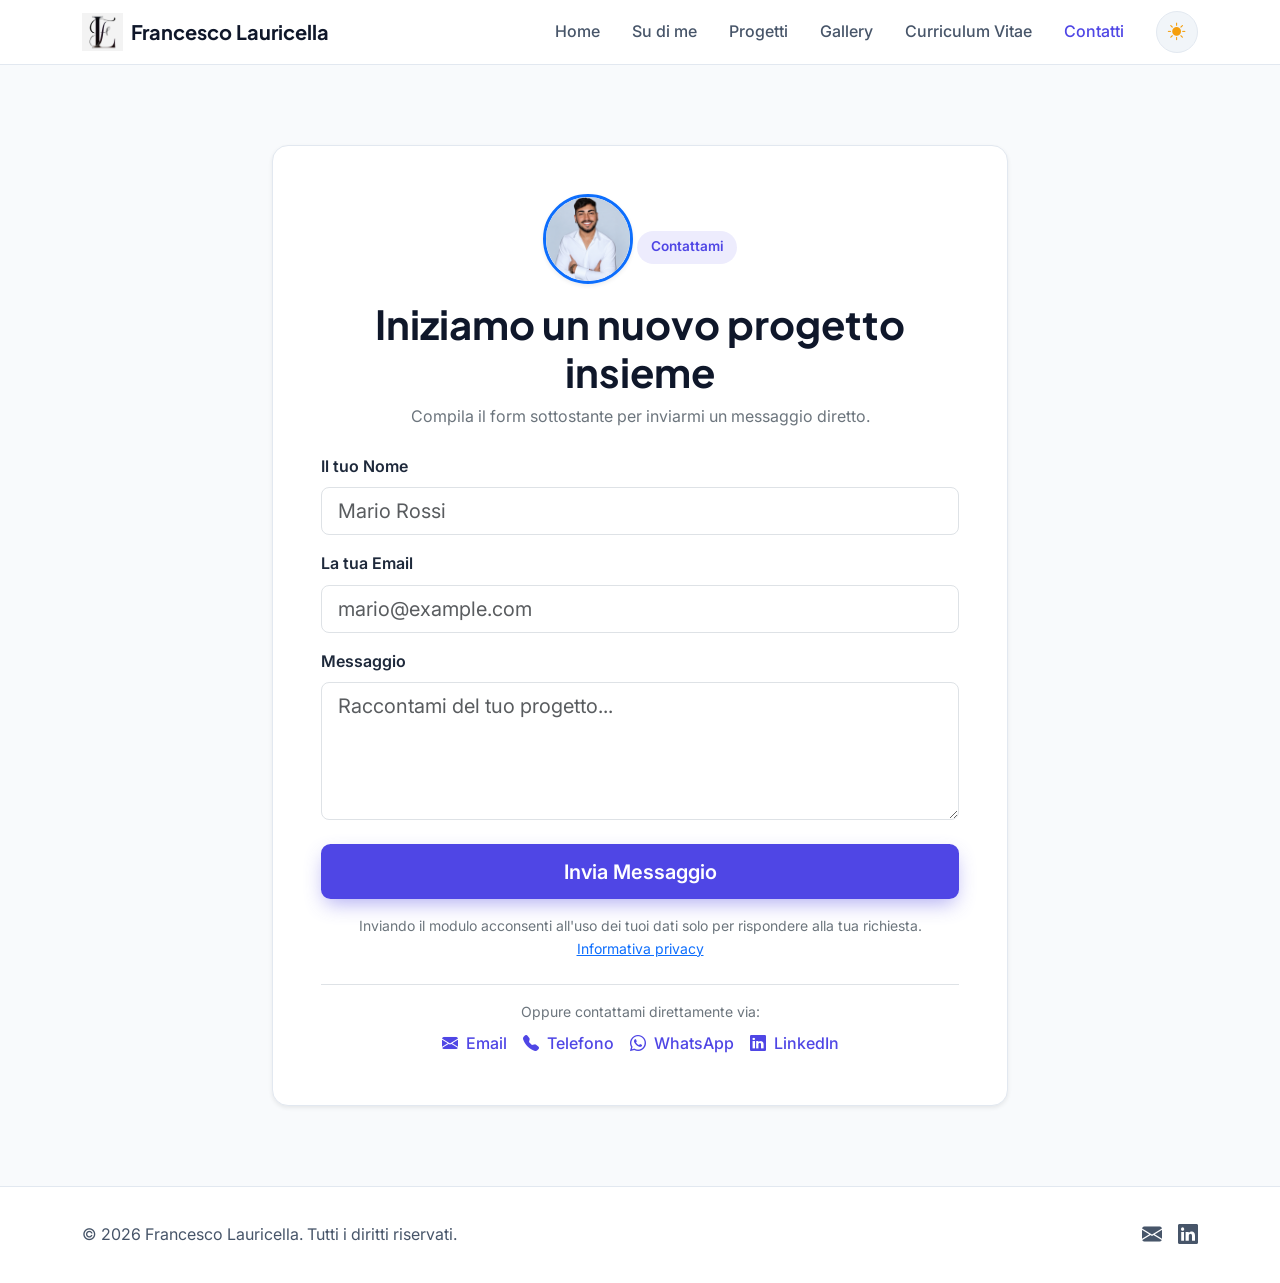
<file: contatti.html>
<!DOCTYPE html>
<html lang="it">
<head>
  <meta charset="UTF-8">
  <meta name="viewport" content="width=device-width, initial-scale=1.0">
  <meta name="description" content="Contatta Francesco Lauricella - Digital Designer per collaborazioni, progetti UX/UI e grafica.">
  <title>Contatti | Francesco Lauricella</title>

  <!-- Favicon personalizzata -->
  <link rel="icon" type="image/jpeg" href="assets/img/logo.jpeg">

  <link href="https://fonts.googleapis.com/css2?family=Inter:wght@400;500;600&family=Plus+Jakarta+Sans:wght@700;800&display=swap" rel="stylesheet">
  <link href="https://cdn.jsdelivr.net/npm/bootstrap@5.3.3/dist/css/bootstrap.min.css" rel="stylesheet">
  <link rel="stylesheet" href="https://cdn.jsdelivr.net/npm/bootstrap-icons@1.11.3/font/bootstrap-icons.min.css">
  <link rel="stylesheet" href="assets/css/style.css">
</head>
<body>

  <a href="#main-content" class="visually-hidden-focusable skip-link">Salta al contenuto principale</a>

  <header class="site-header sticky-top">
    <nav class="navbar navbar-expand-lg" aria-label="Navigazione principale">
      <div class="container">
        <a class="navbar-brand fw-bold d-flex align-items-center gap-2" href="index.html">
          <img src="assets/img/logo.jpeg" alt="Logo FL" class="brand-logo">
          <span>Francesco Lauricella</span>
        </a>
        <button class="navbar-toggler" type="button" data-bs-toggle="collapse" data-bs-target="#navbarNav" aria-controls="navbarNav" aria-expanded="false" aria-label="Apri menu">
          <span class="navbar-toggler-icon"></span>
        </button>
        <div class="collapse navbar-collapse justify-content-end" id="navbarNav">
          <ul class="navbar-nav align-items-lg-center gap-lg-3">
            <li class="nav-item"><a class="nav-link" href="index.html">Home</a></li>
            <li class="nav-item"><a class="nav-link" href="index.html#about">Su di me</a></li>
            <li class="nav-item"><a class="nav-link" href="index.html#progetti">Progetti</a></li>
            <li class="nav-item"><a class="nav-link" href="index.html#gallery">Gallery</a></li>
            <li class="nav-item"><a class="nav-link" href="cv.html">Curriculum Vitae</a></li>
            <li class="nav-item"><a class="nav-link active" href="contatti.html">Contatti</a></li>
            <li class="nav-item ms-lg-2 mt-3 mt-lg-0 d-flex align-items-center">
              <button id="theme-toggle" class="theme-switch" aria-label="Attiva Dark Mode" title="Cambia tema">
                <i class="bi bi-sun-fill icon-sun"></i>
                <i class="bi bi-moon-stars-fill icon-moon"></i>
              </button>
            </li>
          </ul>
        </div>
      </div>
    </nav>
  </header>

  <main id="main-content" class="section-padding">
    <div class="container">
      <div class="row justify-content-center">
        <div class="col-lg-8">
          <div class="contact-card p-4 p-md-5 rounded-4 shadow-sm">
            <div class="text-center mb-4">
              <img src="foto.jpg" alt="Francesco Lauricella" class="rounded-circle shadow-sm border border-3 border-primary mb-3" style="width: 90px; height: 90px; object-fit: cover; object-position: center top;">
              <span class="badge-pill mb-2">Contattami</span>
              <h1 class="fw-bold mb-2">Iniziamo un nuovo progetto insieme</h1>
              <p class="text-secondary">Compila il form sottostante per inviarmi un messaggio diretto.</p>
            </div>

            <form action="https://formsubmit.co/info@laudigital.it" method="POST">
              <input type="hidden" name="_subject" value="Nuovo messaggio dal tuo Portfolio!">
              <input type="hidden" name="_captcha" value="false">

              <div class="mb-3">
                <label for="nome" class="form-label fw-semibold">Il tuo Nome</label>
                <input type="text" class="form-control form-control-lg" id="nome" name="nome" required placeholder="Mario Rossi">
              </div>

              <div class="mb-3">
                <label for="email" class="form-label fw-semibold">La tua Email</label>
                <input type="email" class="form-control form-control-lg" id="email" name="email" required placeholder="mario@example.com">
              </div>

              <div class="mb-4">
                <label for="messaggio" class="form-label fw-semibold">Messaggio</label>
                <textarea class="form-control form-control-lg" id="messaggio" name="messaggio" rows="4" required placeholder="Raccontami del tuo progetto..."></textarea>
              </div>

              <div class="d-grid">
                <button type="submit" class="btn btn-primary-custom btn-lg">Invia Messaggio</button>
              </div>
                <p class="text-secondary small text-center mt-3 mb-0">Inviando il modulo acconsenti all'uso dei tuoi dati solo per rispondere alla tua richiesta. <a href="privacy.html">Informativa privacy</a></p>
            </form>

            <div class="text-center mt-4 pt-3 border-top">
              <p class="text-secondary small mb-2">Oppure contattami direttamente via:</p>
              <div class="d-flex justify-content-center flex-wrap gap-3">
                <a href="mailto:info@laudigital.it" class="text-decoration-none fw-medium text-primary-accent"><i class="bi bi-envelope-fill me-1"></i> Email</a>
                <a href="tel:3206284663" class="text-decoration-none fw-medium text-primary-accent"><i class="bi bi-telephone-fill me-1"></i> Telefono</a>
                <a href="https://wa.me/393206284663?text=Ciao%20Francesco%2C%20vorrei%20informazioni%20su%20un%20progetto." target="_blank" rel="noopener" class="text-decoration-none fw-medium text-primary-accent wa-link"><i class="bi bi-whatsapp me-1"></i> WhatsApp</a>
                <a href="https://www.linkedin.com/in/francesco-lauricella-258b97266" target="_blank" rel="noopener" class="text-decoration-none fw-medium text-primary-accent"><i class="bi bi-linkedin me-1"></i> LinkedIn</a>
              </div>
            </div>

          </div>
        </div>
      </div>
    </div>
  </main>

  <footer class="site-footer">
    <div class="container d-flex flex-column flex-md-row justify-content-between align-items-center gap-3">
      <p class="mb-0">&copy; 2026 Francesco Lauricella. Tutti i diritti riservati.</p>
      <div class="social-links d-flex gap-3">
        <a href="mailto:info@laudigital.it" aria-label="Email"><i class="bi bi-envelope-fill"></i></a>
        <a href="https://www.linkedin.com/in/francesco-lauricella-258b97266" target="_blank" rel="noopener" aria-label="LinkedIn"><i class="bi bi-linkedin"></i></a>
      </div>
    </div>
  </footer>

  <script>
    const themeToggle = document.getElementById('theme-toggle');
    const userTheme = localStorage.getItem('theme');
    if (userTheme === 'dark') { document.body.classList.add('dark-mode'); }
    themeToggle.addEventListener('click', () => {
      document.body.classList.toggle('dark-mode');
      localStorage.setItem('theme', document.body.classList.contains('dark-mode') ? 'dark' : 'light');
    });
  </script>

  <script src="https://cdn.jsdelivr.net/npm/bootstrap@5.3.3/dist/js/bootstrap.bundle.min.js"></script>
  <script src="partner.js"></script>
</body>
</html>
</file>
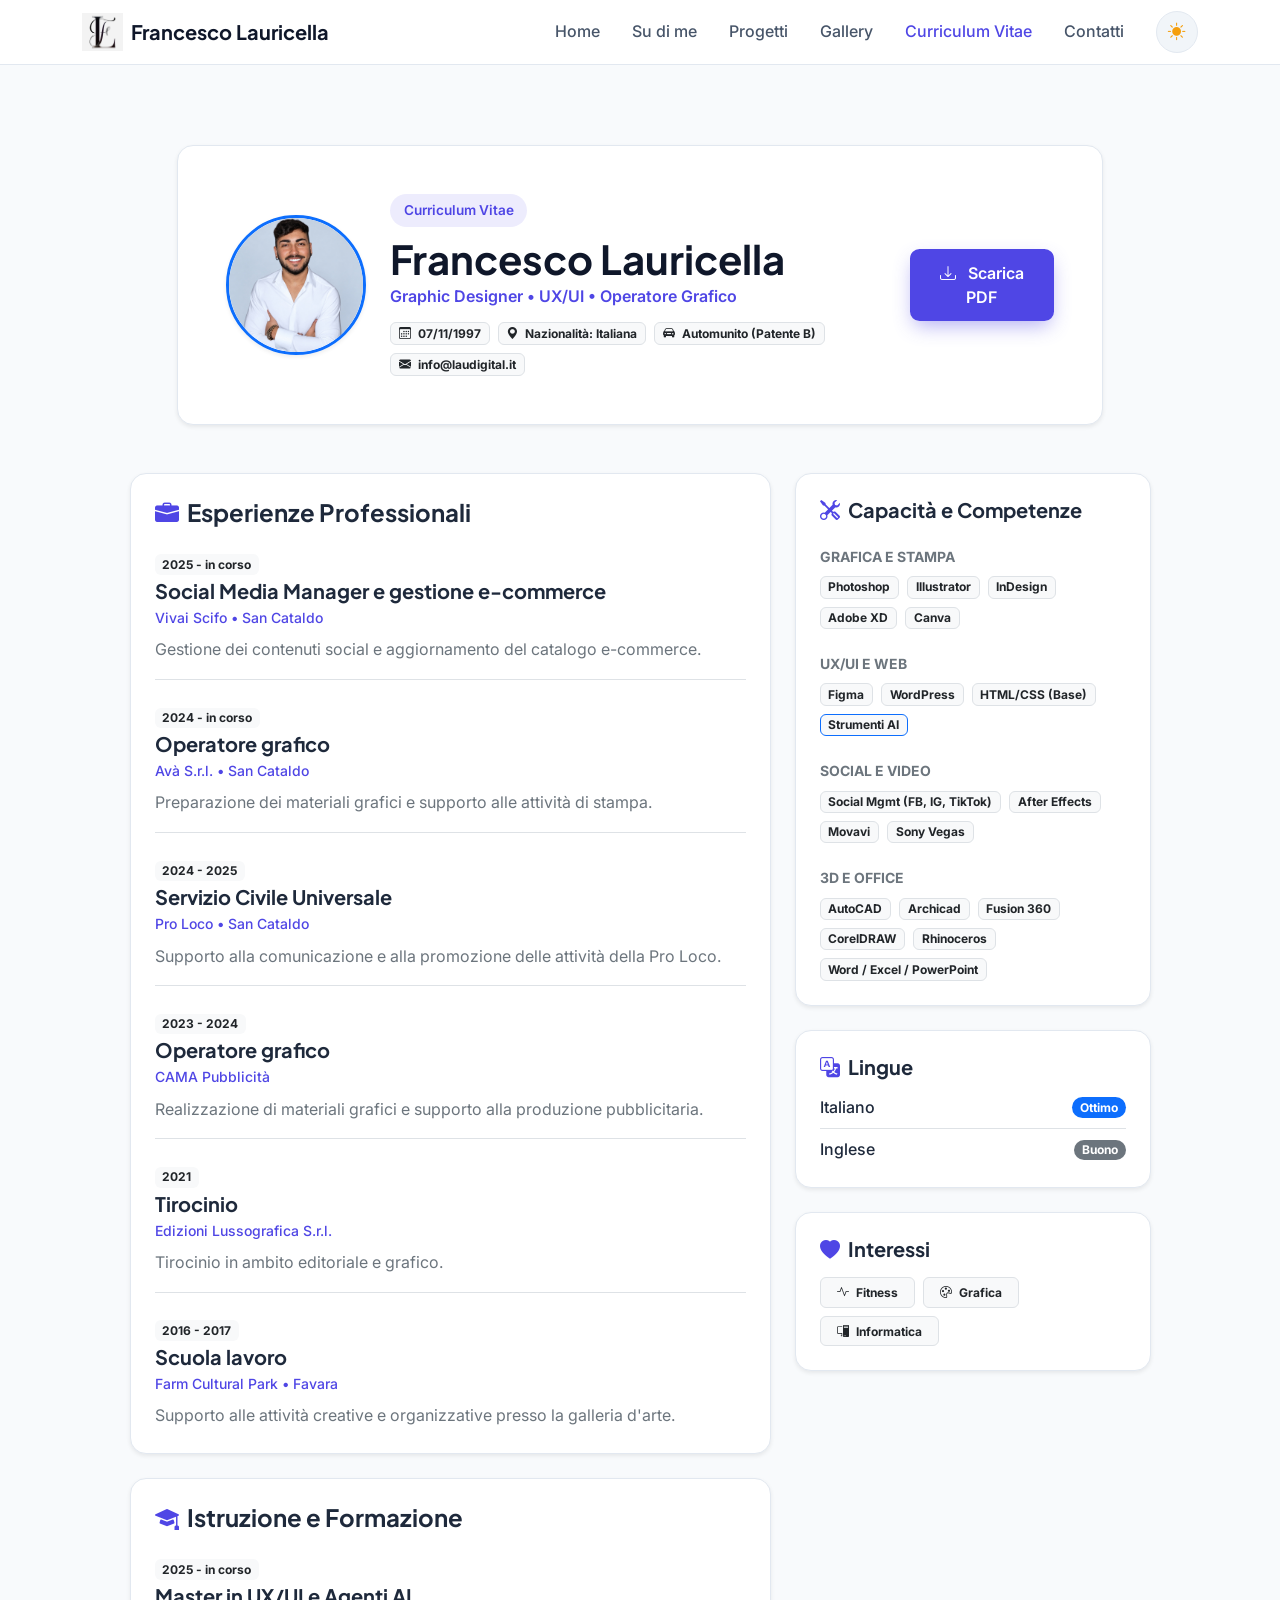
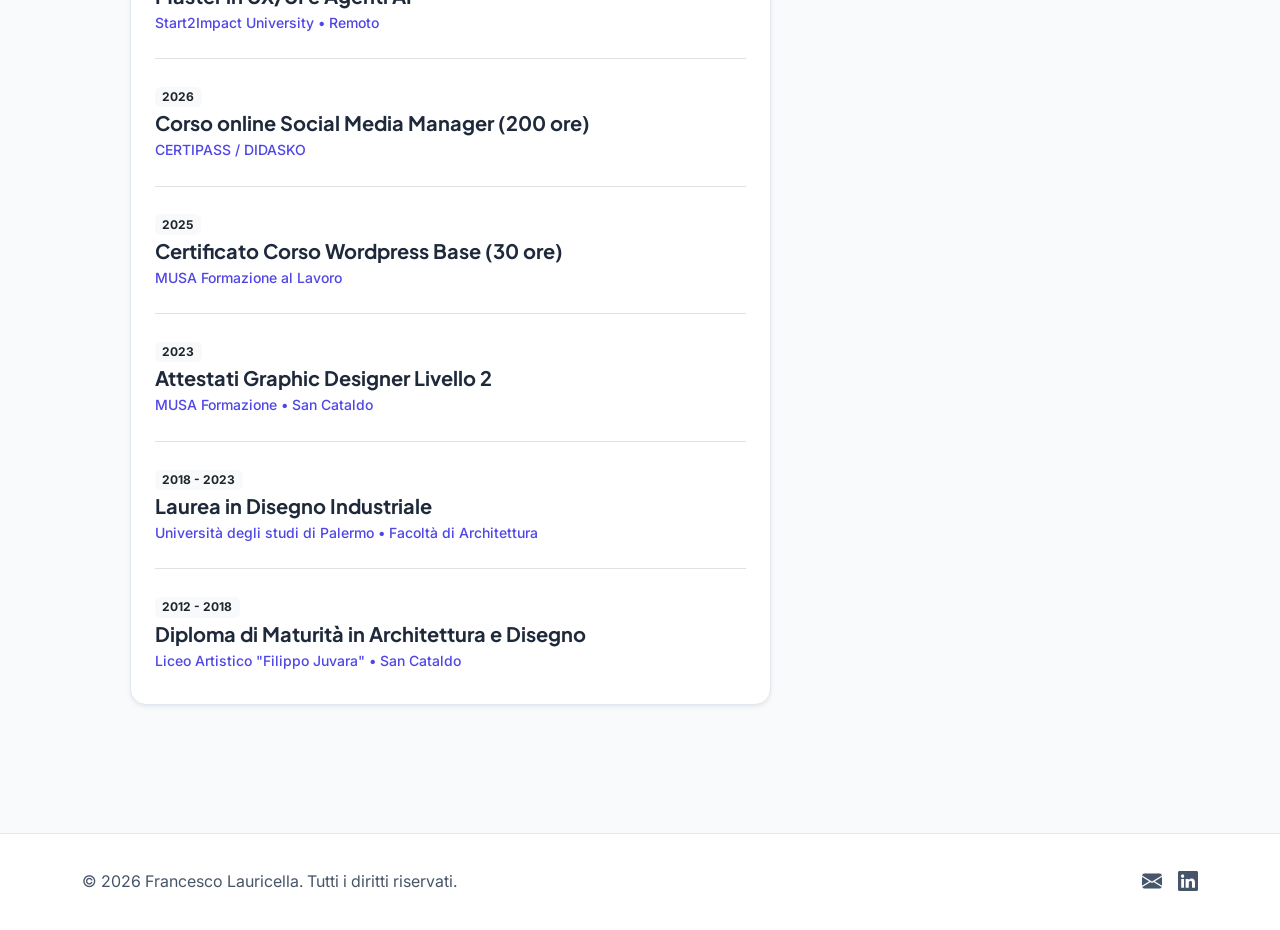
<file: cv.html>
<!DOCTYPE html>
<html lang="it">
<head>
  <meta charset="UTF-8">
  <meta name="viewport" content="width=device-width, initial-scale=1.0">
  <meta name="description" content="Curriculum Vitae di Francesco Lauricella - Graphic Designer, UX/UI Design e Operatore Grafico.">
  <title>Curriculum Vitae | Francesco Lauricella</title>

  <!-- Favicon personalizzata -->
  <link rel="icon" type="image/jpeg" href="assets/img/logo.jpeg">

  <link href="https://fonts.googleapis.com/css2?family=Inter:wght@400;500;600&family=Plus+Jakarta+Sans:wght@700;800&display=swap" rel="stylesheet">
  <link href="https://cdn.jsdelivr.net/npm/bootstrap@5.3.3/dist/css/bootstrap.min.css" rel="stylesheet">
  <link rel="stylesheet" href="https://cdn.jsdelivr.net/npm/bootstrap-icons@1.11.3/font/bootstrap-icons.min.css">
  <link rel="stylesheet" href="assets/css/style.css">
</head>
<body>

  <a href="#main-content" class="visually-hidden-focusable skip-link">Salta al contenuto principale</a>

  <header class="site-header sticky-top">
    <nav class="navbar navbar-expand-lg" aria-label="Navigazione principale">
      <div class="container">
        <a class="navbar-brand fw-bold d-flex align-items-center gap-2" href="index.html">
          <img src="assets/img/logo.jpeg" alt="Logo FL" class="brand-logo">
          <span>Francesco Lauricella</span>
        </a>
        <button class="navbar-toggler" type="button" data-bs-toggle="collapse" data-bs-target="#navbarNav" aria-controls="navbarNav" aria-expanded="false" aria-label="Apri menu">
          <span class="navbar-toggler-icon"></span>
        </button>
        <div class="collapse navbar-collapse justify-content-end" id="navbarNav">
          <ul class="navbar-nav align-items-lg-center gap-lg-3">
            <li class="nav-item"><a class="nav-link" href="index.html">Home</a></li>
            <li class="nav-item"><a class="nav-link" href="index.html#about">Su di me</a></li>
            <li class="nav-item"><a class="nav-link" href="index.html#progetti">Progetti</a></li>
            <li class="nav-item"><a class="nav-link" href="index.html#gallery">Gallery</a></li>
            <li class="nav-item"><a class="nav-link active" href="cv.html">Curriculum Vitae</a></li>
            <li class="nav-item"><a class="nav-link" href="contatti.html">Contatti</a></li>
            <li class="nav-item ms-lg-2 mt-3 mt-lg-0 d-flex align-items-center">
              <button id="theme-toggle" class="theme-switch" aria-label="Attiva Dark Mode" title="Cambia tema">
                <i class="bi bi-sun-fill icon-sun"></i>
                <i class="bi bi-moon-stars-fill icon-moon"></i>
              </button>
            </li>
          </ul>
        </div>
      </div>
    </nav>
  </header>

  <main id="main-content" class="section-padding">
    <div class="container">
      <div class="row justify-content-center mb-5">
        <div class="col-lg-10">
          <div class="cv-header p-4 p-md-5 rounded-4 shadow-sm text-center text-md-start d-md-flex align-items-center gap-4">
            <img src="foto.jpg" alt="Francesco Lauricella" class="rounded-circle shadow-sm border border-3 border-primary mb-3 mb-md-0" style="width: 140px; height: 140px; object-fit: cover; object-position: center top;">
            <div class="flex-grow-1">
              <span class="badge-pill mb-2">Curriculum Vitae</span>
              <h1 class="fw-bold mb-1">Francesco Lauricella</h1>
              <p class="h6 text-primary-accent fw-semibold mb-3">Graphic Designer &bull; UX/UI &bull; Operatore Grafico</p>
              <div class="d-flex flex-wrap justify-content-center justify-content-md-start gap-2 mt-3">
                <span class="badge bg-light text-dark border"><i class="bi bi-calendar3 me-1"></i> 07/11/1997</span>
                <span class="badge bg-light text-dark border"><i class="bi bi-geo-alt-fill me-1"></i> Nazionalità: Italiana</span>
                <span class="badge bg-light text-dark border"><i class="bi bi-car-front-fill me-1"></i> Automunito (Patente B)</span>
                <span class="badge bg-light text-dark border"><i class="bi bi-envelope-fill me-1"></i> info@laudigital.it</span>
              </div>
            </div>
            <div class="mt-4 mt-md-0 text-center text-md-end">
              <a href="assets/pdf/CVFrancescoLauricella_senza_residenza.pdf" target="_blank" class="btn btn-primary-custom">
                <i class="bi bi-download me-2"></i> Scarica PDF
              </a>
            </div>
          </div>
        </div>
      </div>

      <div class="row justify-content-center g-4">
        <div class="col-lg-7">
          <div class="cv-section p-4 rounded-4 shadow-sm mb-4">
            <h2 class="h4 fw-bold mb-4 d-flex align-items-center gap-2">
              <i class="bi bi-briefcase-fill text-primary-accent"></i> Esperienze Professionali
            </h2>
            <div class="timeline-item mb-4 pb-3 border-bottom">
              <span class="badge bg-light text-dark mb-1">2025 - in corso</span>
              <h3 class="h5 fw-bold mb-1">Social Media Manager e gestione e-commerce</h3>
              <p class="text-primary-accent fw-medium small mb-2">Vivai Scifo &bull; San Cataldo</p>
              <p class="text-secondary mb-0">Gestione dei contenuti social e aggiornamento del catalogo e-commerce.</p>
            </div>
            <div class="timeline-item mb-4 pb-3 border-bottom">
              <span class="badge bg-light text-dark mb-1">2024 - in corso</span>
              <h3 class="h5 fw-bold mb-1">Operatore grafico</h3>
              <p class="text-primary-accent fw-medium small mb-2">Avà S.r.l. &bull; San Cataldo</p>
              <p class="text-secondary mb-0">Preparazione dei materiali grafici e supporto alle attività di stampa.</p>
            </div>
            <div class="timeline-item mb-4 pb-3 border-bottom">
              <span class="badge bg-light text-dark mb-1">2024 - 2025</span>
              <h3 class="h5 fw-bold mb-1">Servizio Civile Universale</h3>
              <p class="text-primary-accent fw-medium small mb-2">Pro Loco &bull; San Cataldo</p>
              <p class="text-secondary mb-0">Supporto alla comunicazione e alla promozione delle attività della Pro Loco.</p>
            </div>
            <div class="timeline-item mb-4 pb-3 border-bottom">
              <span class="badge bg-light text-dark mb-1">2023 - 2024</span>
              <h3 class="h5 fw-bold mb-1">Operatore grafico</h3>
              <p class="text-primary-accent fw-medium small mb-2">CAMA Pubblicità</p>
              <p class="text-secondary mb-0">Realizzazione di materiali grafici e supporto alla produzione pubblicitaria.</p>
            </div>
            <div class="timeline-item mb-4 pb-3 border-bottom">
              <span class="badge bg-light text-dark mb-1">2021</span>
              <h3 class="h5 fw-bold mb-1">Tirocinio</h3>
              <p class="text-primary-accent fw-medium small mb-2">Edizioni Lussografica S.r.l.</p>
              <p class="text-secondary mb-0">Tirocinio in ambito editoriale e grafico.</p>
            </div>
            <div class="timeline-item">
              <span class="badge bg-light text-dark mb-1">2016 - 2017</span>
              <h3 class="h5 fw-bold mb-1">Scuola lavoro</h3>
              <p class="text-primary-accent fw-medium small mb-2">Farm Cultural Park &bull; Favara</p>
              <p class="text-secondary mb-0">Supporto alle attività creative e organizzative presso la galleria d'arte.</p>
            </div>
          </div>

          <div class="cv-section p-4 rounded-4 shadow-sm">
            <h2 class="h4 fw-bold mb-4 d-flex align-items-center gap-2">
              <i class="bi bi-mortarboard-fill text-primary-accent"></i> Istruzione e Formazione
            </h2>
            <div class="timeline-item mb-4 pb-3 border-bottom">
              <span class="badge bg-light text-dark mb-1">2025 - in corso</span>
              <h3 class="h5 fw-bold mb-1">Master in UX/UI e Agenti AI</h3>
              <p class="text-primary-accent fw-medium small mb-2">Start2Impact University &bull; Remoto</p>
            </div>
            <div class="timeline-item mb-4 pb-3 border-bottom">
              <span class="badge bg-light text-dark mb-1">2026</span>
              <h3 class="h5 fw-bold mb-1">Corso online Social Media Manager (200 ore)</h3>
              <p class="text-primary-accent fw-medium small mb-2">CERTIPASS / DIDASKO</p>
            </div>
            <div class="timeline-item mb-4 pb-3 border-bottom">
              <span class="badge bg-light text-dark mb-1">2025</span>
              <h3 class="h5 fw-bold mb-1">Certificato Corso Wordpress Base (30 ore)</h3>
              <p class="text-primary-accent fw-medium small mb-2">MUSA Formazione al Lavoro</p>
            </div>
            <div class="timeline-item mb-4 pb-3 border-bottom">
              <span class="badge bg-light text-dark mb-1">2023</span>
              <h3 class="h5 fw-bold mb-1">Attestati Graphic Designer Livello 2</h3>
              <p class="text-primary-accent fw-medium small mb-2">MUSA Formazione &bull; San Cataldo</p>
            </div>
            <div class="timeline-item mb-4 pb-3 border-bottom">
              <span class="badge bg-light text-dark mb-1">2018 - 2023</span>
              <h3 class="h5 fw-bold mb-1">Laurea in Disegno Industriale</h3>
              <p class="text-primary-accent fw-medium small mb-2">Università degli studi di Palermo &bull; Facoltà di Architettura</p>
            </div>
            <div class="timeline-item">
              <span class="badge bg-light text-dark mb-1">2012 - 2018</span>
              <h3 class="h5 fw-bold mb-1">Diploma di Maturità in Architettura e Disegno</h3>
              <p class="text-primary-accent fw-medium small mb-2">Liceo Artistico "Filippo Juvara" &bull; San Cataldo</p>
            </div>
          </div>
        </div>

        <div class="col-lg-4">
          <div class="cv-section p-4 rounded-4 shadow-sm mb-4">
            <h2 class="h5 fw-bold mb-4 d-flex align-items-center gap-2">
              <i class="bi bi-tools text-primary-accent"></i> Capacità e Competenze
            </h2>
            <div class="mb-4">
              <p class="fw-bold mb-2 small text-uppercase text-secondary">Grafica e Stampa</p>
              <div class="d-flex flex-wrap gap-2">
                <span class="badge bg-light text-dark border">Photoshop</span>
                <span class="badge bg-light text-dark border">Illustrator</span>
                <span class="badge bg-light text-dark border">InDesign</span>
                <span class="badge bg-light text-dark border">Adobe XD</span>
                <span class="badge bg-light text-dark border">Canva</span>
              </div>
            </div>
            <div class="mb-4">
              <p class="fw-bold mb-2 small text-uppercase text-secondary">UX/UI e Web</p>
              <div class="d-flex flex-wrap gap-2">
                <span class="badge bg-light text-dark border">Figma</span>
                <span class="badge bg-light text-dark border">WordPress</span>
                <span class="badge bg-light text-dark border">HTML/CSS (Base)</span>
                <span class="badge bg-light text-dark border text-primary-accent border-primary">Strumenti AI</span>
              </div>
            </div>
            <div class="mb-4">
              <p class="fw-bold mb-2 small text-uppercase text-secondary">Social e Video</p>
              <div class="d-flex flex-wrap gap-2">
                <span class="badge bg-light text-dark border">Social Mgmt (FB, IG, TikTok)</span>
                <span class="badge bg-light text-dark border">After Effects</span>
                <span class="badge bg-light text-dark border">Movavi</span>
                <span class="badge bg-light text-dark border">Sony Vegas</span>
              </div>
            </div>
            <div class="">
              <p class="fw-bold mb-2 small text-uppercase text-secondary">3D e Office</p>
              <div class="d-flex flex-wrap gap-2">
                <span class="badge bg-light text-dark border">AutoCAD</span>
                <span class="badge bg-light text-dark border">Archicad</span>
                <span class="badge bg-light text-dark border">Fusion 360</span>
                <span class="badge bg-light text-dark border">CorelDRAW</span>
                <span class="badge bg-light text-dark border">Rhinoceros</span>
                <span class="badge bg-light text-dark border">Word / Excel / PowerPoint</span>
              </div>
            </div>
          </div>

          <div class="cv-section p-4 rounded-4 shadow-sm mb-4">
            <h2 class="h5 fw-bold mb-3 d-flex align-items-center gap-2">
              <i class="bi bi-translate text-primary-accent"></i> Lingue
            </h2>
            <ul class="list-unstyled mb-0">
              <li class="mb-2 d-flex justify-content-between align-items-center border-bottom pb-2">
                <span class="fw-medium">Italiano</span>
                <span class="badge bg-primary rounded-pill">Ottimo</span>
              </li>
              <li class="d-flex justify-content-between align-items-center">
                <span class="fw-medium">Inglese</span>
                <span class="badge bg-secondary rounded-pill">Buono</span>
              </li>
            </ul>
          </div>

          <div class="cv-section p-4 rounded-4 shadow-sm">
            <h2 class="h5 fw-bold mb-3 d-flex align-items-center gap-2">
              <i class="bi bi-heart-fill text-primary-accent"></i> Interessi
            </h2>
            <div class="d-flex flex-wrap gap-2">
              <span class="badge bg-light text-dark border px-3 py-2"><i class="bi bi-activity me-1"></i> Fitness</span>
              <span class="badge bg-light text-dark border px-3 py-2"><i class="bi bi-palette me-1"></i> Grafica</span>
              <span class="badge bg-light text-dark border px-3 py-2"><i class="bi bi-pc-display me-1"></i> Informatica</span>
            </div>
          </div>
        </div>
      </div>
    </div>
  </main>

  <footer class="site-footer mt-5">
    <div class="container d-flex flex-column flex-md-row justify-content-between align-items-center gap-3">
      <p class="mb-0">&copy; 2026 Francesco Lauricella. Tutti i diritti riservati.</p>
      <div class="social-links d-flex gap-3">
        <a href="mailto:info@laudigital.it" aria-label="Email"><i class="bi bi-envelope-fill"></i></a>
        <a href="https://www.linkedin.com/in/francesco-lauricella-258b97266" target="_blank" rel="noopener" aria-label="LinkedIn"><i class="bi bi-linkedin"></i></a>
      </div>
    </div>
  </footer>

  <script>
    const themeToggle = document.getElementById('theme-toggle');
    const userTheme = localStorage.getItem('theme');
    if (userTheme === 'dark') { document.body.classList.add('dark-mode'); }
    themeToggle.addEventListener('click', () => {
      document.body.classList.toggle('dark-mode');
      localStorage.setItem('theme', document.body.classList.contains('dark-mode') ? 'dark' : 'light');
    });
  </script>

  <script src="https://cdn.jsdelivr.net/npm/bootstrap@5.3.3/dist/js/bootstrap.bundle.min.js"></script>
  <script src="partner.js"></script>
</body>
</html>
</file>
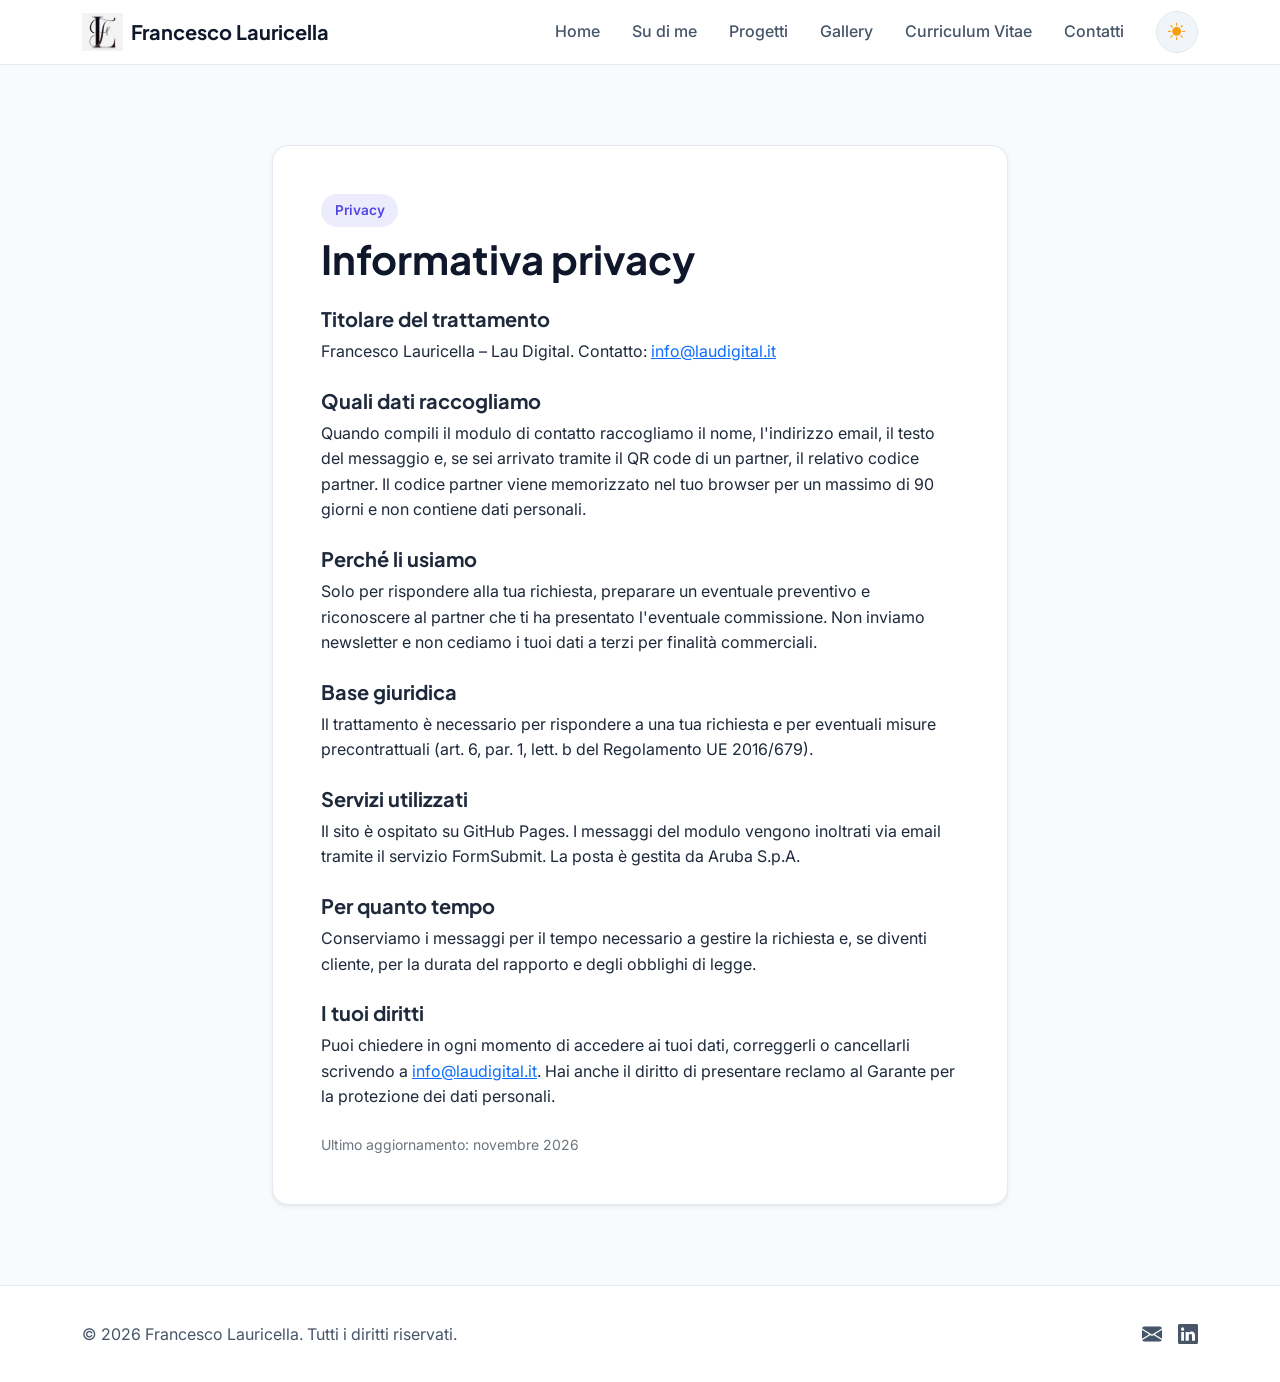
<file: privacy.html>
<!DOCTYPE html>
<html lang="it">
<head>
  <meta charset="UTF-8">
  <meta name="viewport" content="width=device-width, initial-scale=1.0">
  <meta name="description" content="Informativa privacy del sito di Francesco Lauricella – Lau Digital.">
  <title>Informativa privacy | Francesco Lauricella</title>

  <!-- Favicon personalizzata -->
  <link rel="icon" type="image/jpeg" href="assets/img/logo.jpeg">

  <link href="https://fonts.googleapis.com/css2?family=Inter:wght@400;500;600&family=Plus+Jakarta+Sans:wght@700;800&display=swap" rel="stylesheet">
  <link href="https://cdn.jsdelivr.net/npm/bootstrap@5.3.3/dist/css/bootstrap.min.css" rel="stylesheet">
  <link rel="stylesheet" href="https://cdn.jsdelivr.net/npm/bootstrap-icons@1.11.3/font/bootstrap-icons.min.css">
  <link rel="stylesheet" href="assets/css/style.css">
</head>
<body>

  <a href="#main-content" class="visually-hidden-focusable skip-link">Salta al contenuto principale</a>

  <header class="site-header sticky-top">
    <nav class="navbar navbar-expand-lg" aria-label="Navigazione principale">
      <div class="container">
        <a class="navbar-brand fw-bold d-flex align-items-center gap-2" href="index.html">
          <img src="assets/img/logo.jpeg" alt="Logo FL" class="brand-logo">
          <span>Francesco Lauricella</span>
        </a>
        <button class="navbar-toggler" type="button" data-bs-toggle="collapse" data-bs-target="#navbarNav" aria-controls="navbarNav" aria-expanded="false" aria-label="Apri menu">
          <span class="navbar-toggler-icon"></span>
        </button>
        <div class="collapse navbar-collapse justify-content-end" id="navbarNav">
          <ul class="navbar-nav align-items-lg-center gap-lg-3">
            <li class="nav-item"><a class="nav-link" href="index.html">Home</a></li>
            <li class="nav-item"><a class="nav-link" href="index.html#about">Su di me</a></li>
            <li class="nav-item"><a class="nav-link" href="index.html#progetti">Progetti</a></li>
            <li class="nav-item"><a class="nav-link" href="index.html#gallery">Gallery</a></li>
            <li class="nav-item"><a class="nav-link" href="cv.html">Curriculum Vitae</a></li>
            <li class="nav-item"><a class="nav-link" href="contatti.html">Contatti</a></li>
            <li class="nav-item ms-lg-2 mt-3 mt-lg-0 d-flex align-items-center">
              <button id="theme-toggle" class="theme-switch" aria-label="Attiva Dark Mode" title="Cambia tema">
                <i class="bi bi-sun-fill icon-sun"></i>
                <i class="bi bi-moon-stars-fill icon-moon"></i>
              </button>
            </li>
          </ul>
        </div>
      </div>
    </nav>
  </header>

  <main id="main-content" class="section-padding">
    <div class="container">
      <div class="row justify-content-center">
        <div class="col-lg-8">
          <div class="contact-card p-4 p-md-5 rounded-4 shadow-sm">
            <span class="badge-pill mb-2">Privacy</span>
            <h1 class="fw-bold mb-4">Informativa privacy</h1>

            <h2 class="h5 fw-bold mt-4">Titolare del trattamento</h2>
            <p>Francesco Lauricella – Lau Digital. Contatto: <a href="mailto:info@laudigital.it">info@laudigital.it</a></p>

            <h2 class="h5 fw-bold mt-4">Quali dati raccogliamo</h2>
            <p>Quando compili il modulo di contatto raccogliamo il nome, l'indirizzo email, il testo del messaggio e, se sei arrivato tramite il QR code di un partner, il relativo codice partner. Il codice partner viene memorizzato nel tuo browser per un massimo di 90 giorni e non contiene dati personali.</p>

            <h2 class="h5 fw-bold mt-4">Perché li usiamo</h2>
            <p>Solo per rispondere alla tua richiesta, preparare un eventuale preventivo e riconoscere al partner che ti ha presentato l'eventuale commissione. Non inviamo newsletter e non cediamo i tuoi dati a terzi per finalità commerciali.</p>

            <h2 class="h5 fw-bold mt-4">Base giuridica</h2>
            <p>Il trattamento è necessario per rispondere a una tua richiesta e per eventuali misure precontrattuali (art. 6, par. 1, lett. b del Regolamento UE 2016/679).</p>

            <h2 class="h5 fw-bold mt-4">Servizi utilizzati</h2>
            <p>Il sito è ospitato su GitHub Pages. I messaggi del modulo vengono inoltrati via email tramite il servizio FormSubmit. La posta è gestita da Aruba S.p.A.</p>

            <h2 class="h5 fw-bold mt-4">Per quanto tempo</h2>
            <p>Conserviamo i messaggi per il tempo necessario a gestire la richiesta e, se diventi cliente, per la durata del rapporto e degli obblighi di legge.</p>

            <h2 class="h5 fw-bold mt-4">I tuoi diritti</h2>
            <p>Puoi chiedere in ogni momento di accedere ai tuoi dati, correggerli o cancellarli scrivendo a <a href="mailto:info@laudigital.it">info@laudigital.it</a>. Hai anche il diritto di presentare reclamo al Garante per la protezione dei dati personali.</p>

            <p class="text-secondary small mt-4 mb-0">Ultimo aggiornamento: novembre 2026</p>
          </div>
        </div>
      </div>
    </div>
  </main>

  <footer class="site-footer">
    <div class="container d-flex flex-column flex-md-row justify-content-between align-items-center gap-3">
      <p class="mb-0">&copy; 2026 Francesco Lauricella. Tutti i diritti riservati.</p>
      <div class="social-links d-flex gap-3">
        <a href="mailto:info@laudigital.it" aria-label="Email"><i class="bi bi-envelope-fill"></i></a>
        <a href="https://www.linkedin.com/in/francesco-lauricella-258b97266" target="_blank" rel="noopener" aria-label="LinkedIn"><i class="bi bi-linkedin"></i></a>
      </div>
    </div>
  </footer>

  <script>
    const themeToggle = document.getElementById('theme-toggle');
    const userTheme = localStorage.getItem('theme');
    if (userTheme === 'dark') { document.body.classList.add('dark-mode'); }
    themeToggle.addEventListener('click', () => {
      document.body.classList.toggle('dark-mode');
      localStorage.setItem('theme', document.body.classList.contains('dark-mode') ? 'dark' : 'light');
    });
  </script>

  <script src="https://cdn.jsdelivr.net/npm/bootstrap@5.3.3/dist/js/bootstrap.bundle.min.js"></script>
  <script src="partner.js"></script>
</body>
</html>
</file>
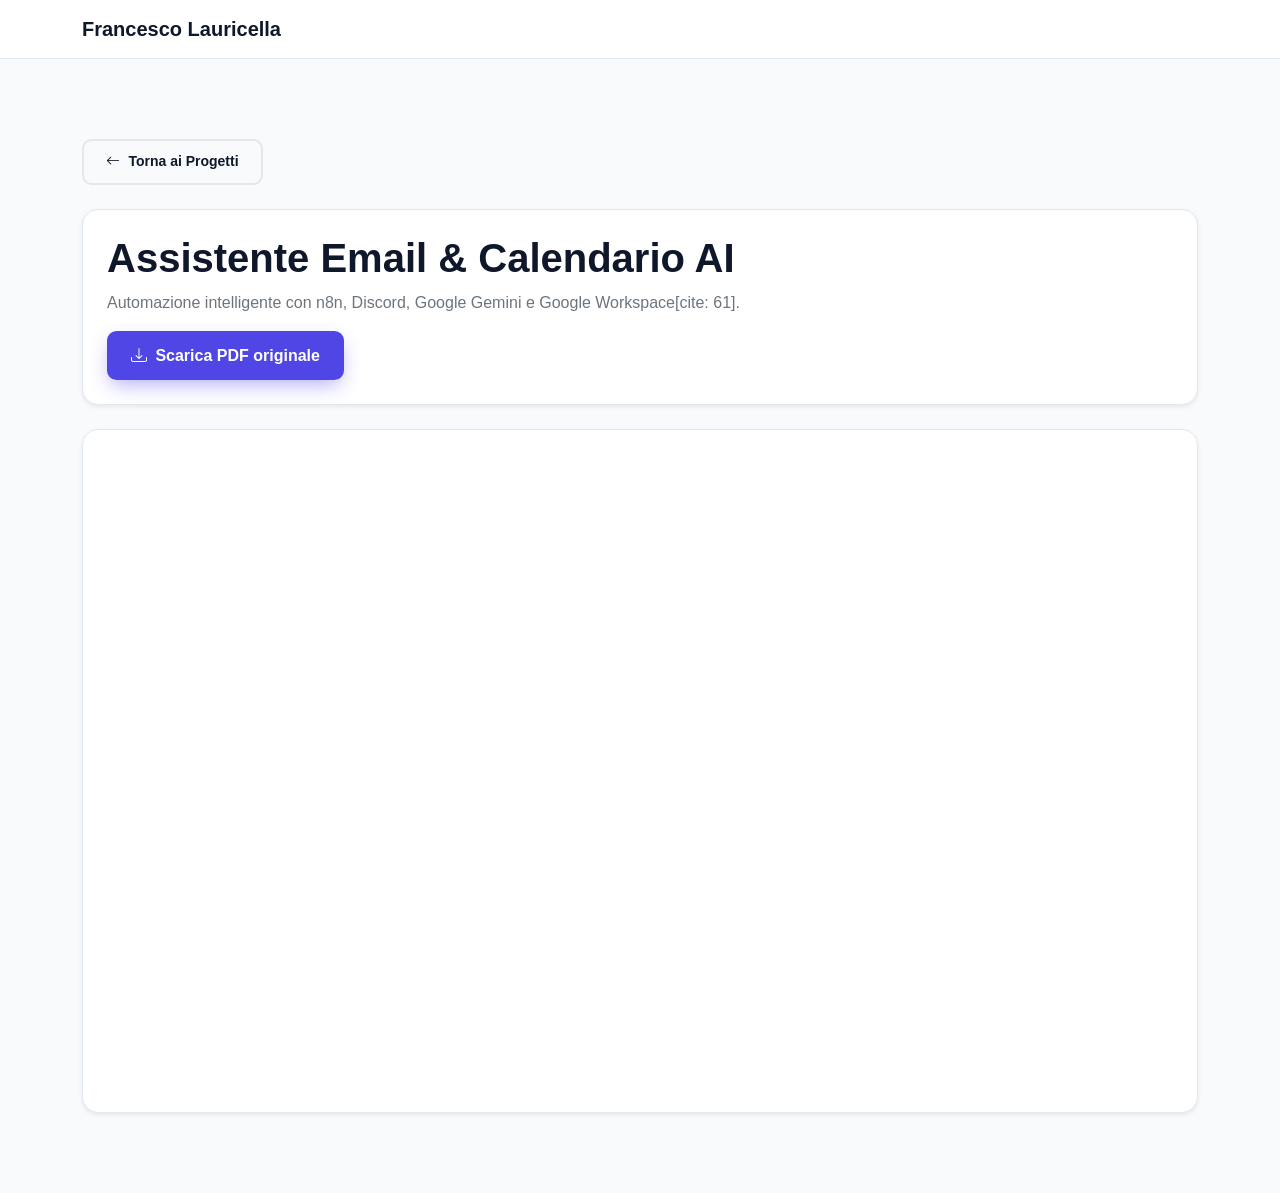
<file: progetto-ai.html>
<!DOCTYPE html>
<html lang="it">
<head>
  <meta charset="UTF-8"><meta name="viewport" content="width=device-width, initial-scale=1.0">
  <title>Assistente AI | Francesco Lauricella</title>
  <link href="https://cdn.jsdelivr.net/npm/bootstrap@5.3.3/dist/css/bootstrap.min.css" rel="stylesheet">
  <link rel="stylesheet" href="https://cdn.jsdelivr.net/npm/bootstrap-icons@1.11.3/font/bootstrap-icons.min.css">
  <link rel="stylesheet" href="assets/css/style.css">
</head>
<body>
  <header class="site-header sticky-top"><nav class="navbar navbar-expand-lg"><div class="container"><a class="navbar-brand fw-bold" href="index.html">Francesco Lauricella</a></div></nav></header>
  <main class="section-padding"><div class="container">
    <div class="mb-4"><a href="index.html#progetti" class="btn btn-outline-custom btn-sm"><i class="bi bi-arrow-left me-2"></i>Torna ai Progetti</a></div>
    <div class="contact-card p-4 rounded-4 shadow-sm mb-4">
      <h1 class="fw-bold mb-2">Assistente Email & Calendario AI</h1>
      <p class="text-secondary mb-3">Automazione intelligente con n8n, Discord, Google Gemini e Google Workspace[cite: 61].</p>
      <a href="assets/pdf/AGENTIAI.pdf" target="_blank" class="btn btn-primary-custom"><i class="bi bi-download me-2"></i>Scarica PDF originale</a>
    </div>
    <div class="contact-card p-3 rounded-4 shadow-sm"><div class="ratio ratio-16x9" style="min-height: 650px;"><iframe src="assets/pdf/AGENTIAI.pdf" class="border-0 rounded-3"></iframe></div></div>
  </div></main>
  <script>if(localStorage.getItem('theme')==='dark')document.body.classList.add('dark-mode');</script>
  <script src="partner.js"></script>
</body>
</html>
</file>
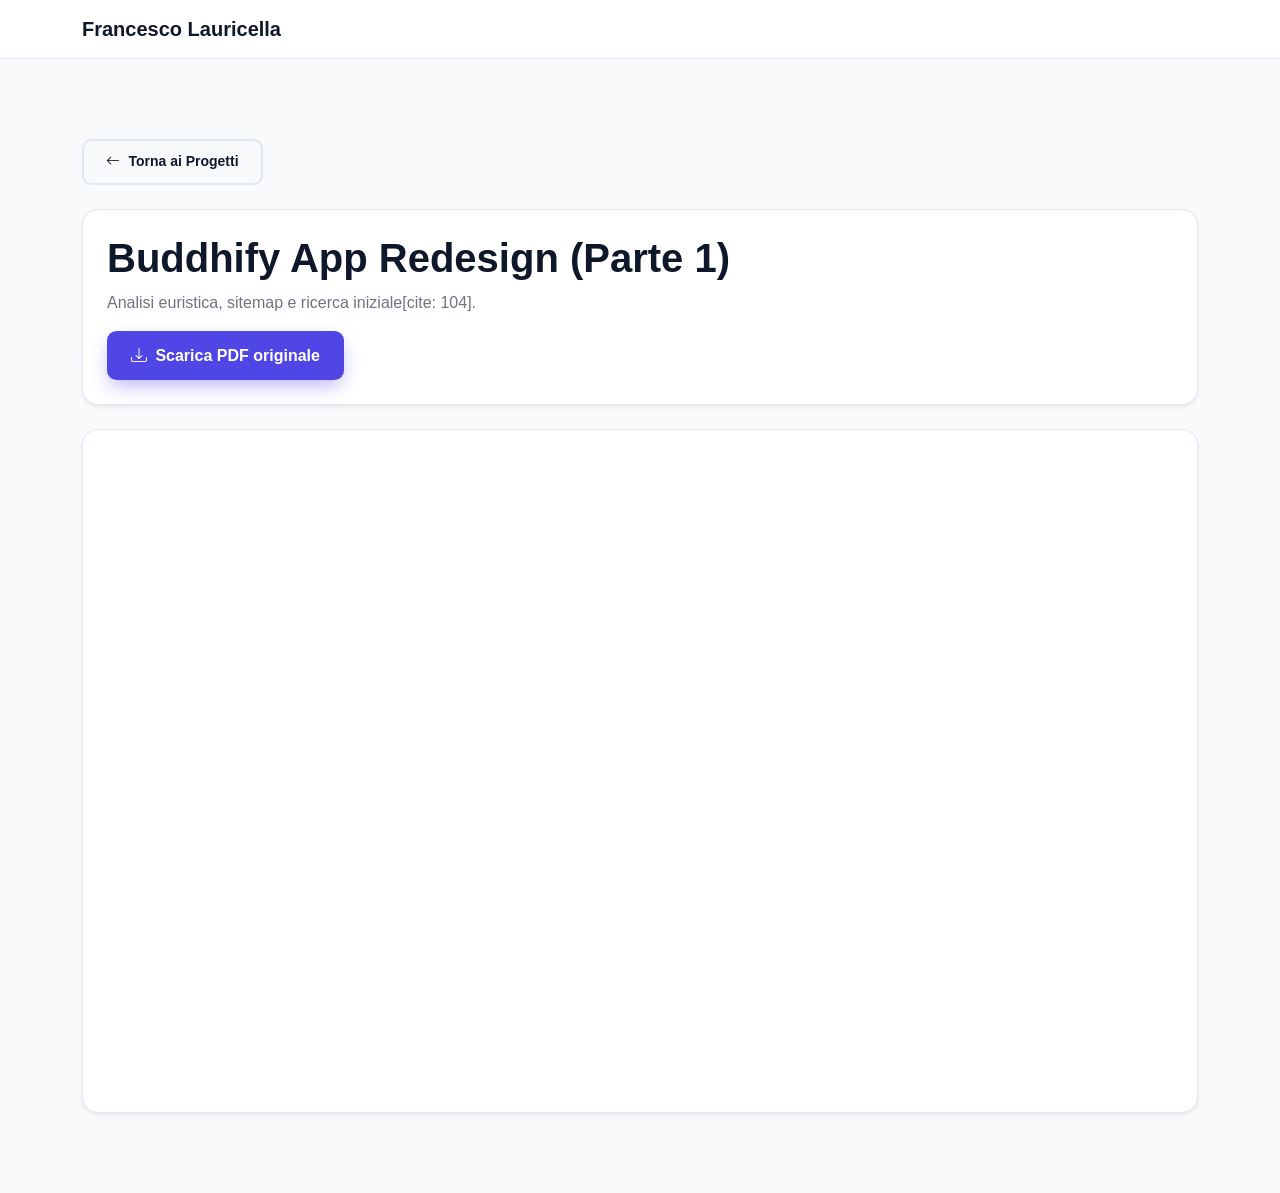
<file: progetto-buddhify1.html>
<!DOCTYPE html>
<html lang="it">
<head>
  <meta charset="UTF-8"><meta name="viewport" content="width=device-width, initial-scale=1.0">
  <title>Buddhify App Redesign (Pt. 1) | Francesco Lauricella</title>
  <link href="https://cdn.jsdelivr.net/npm/bootstrap@5.3.3/dist/css/bootstrap.min.css" rel="stylesheet">
  <link rel="stylesheet" href="https://cdn.jsdelivr.net/npm/bootstrap-icons@1.11.3/font/bootstrap-icons.min.css">
  <link rel="stylesheet" href="assets/css/style.css">
</head>
<body>
  <header class="site-header sticky-top"><nav class="navbar navbar-expand-lg"><div class="container"><a class="navbar-brand fw-bold" href="index.html">Francesco Lauricella</a></div></nav></header>
  <main class="section-padding"><div class="container">
    <div class="mb-4"><a href="index.html#progetti" class="btn btn-outline-custom btn-sm"><i class="bi bi-arrow-left me-2"></i>Torna ai Progetti</a></div>
    <div class="contact-card p-4 rounded-4 shadow-sm mb-4">
      <h1 class="fw-bold mb-2">Buddhify App Redesign (Parte 1)</h1>
      <p class="text-secondary mb-3">Analisi euristica, sitemap e ricerca iniziale[cite: 104].</p>
      <a href="assets/pdf/DISCOVERY1.pdf" target="_blank" class="btn btn-primary-custom"><i class="bi bi-download me-2"></i>Scarica PDF originale</a>
    </div>
    <div class="contact-card p-3 rounded-4 shadow-sm"><div class="ratio ratio-16x9" style="min-height: 650px;"><iframe src="assets/pdf/DISCOVERY1.pdf" class="border-0 rounded-3"></iframe></div></div>
  </div></main>
  <script>if(localStorage.getItem('theme')==='dark')document.body.classList.add('dark-mode');</script>
  <script src="partner.js"></script>
</body>
</html>
</file>
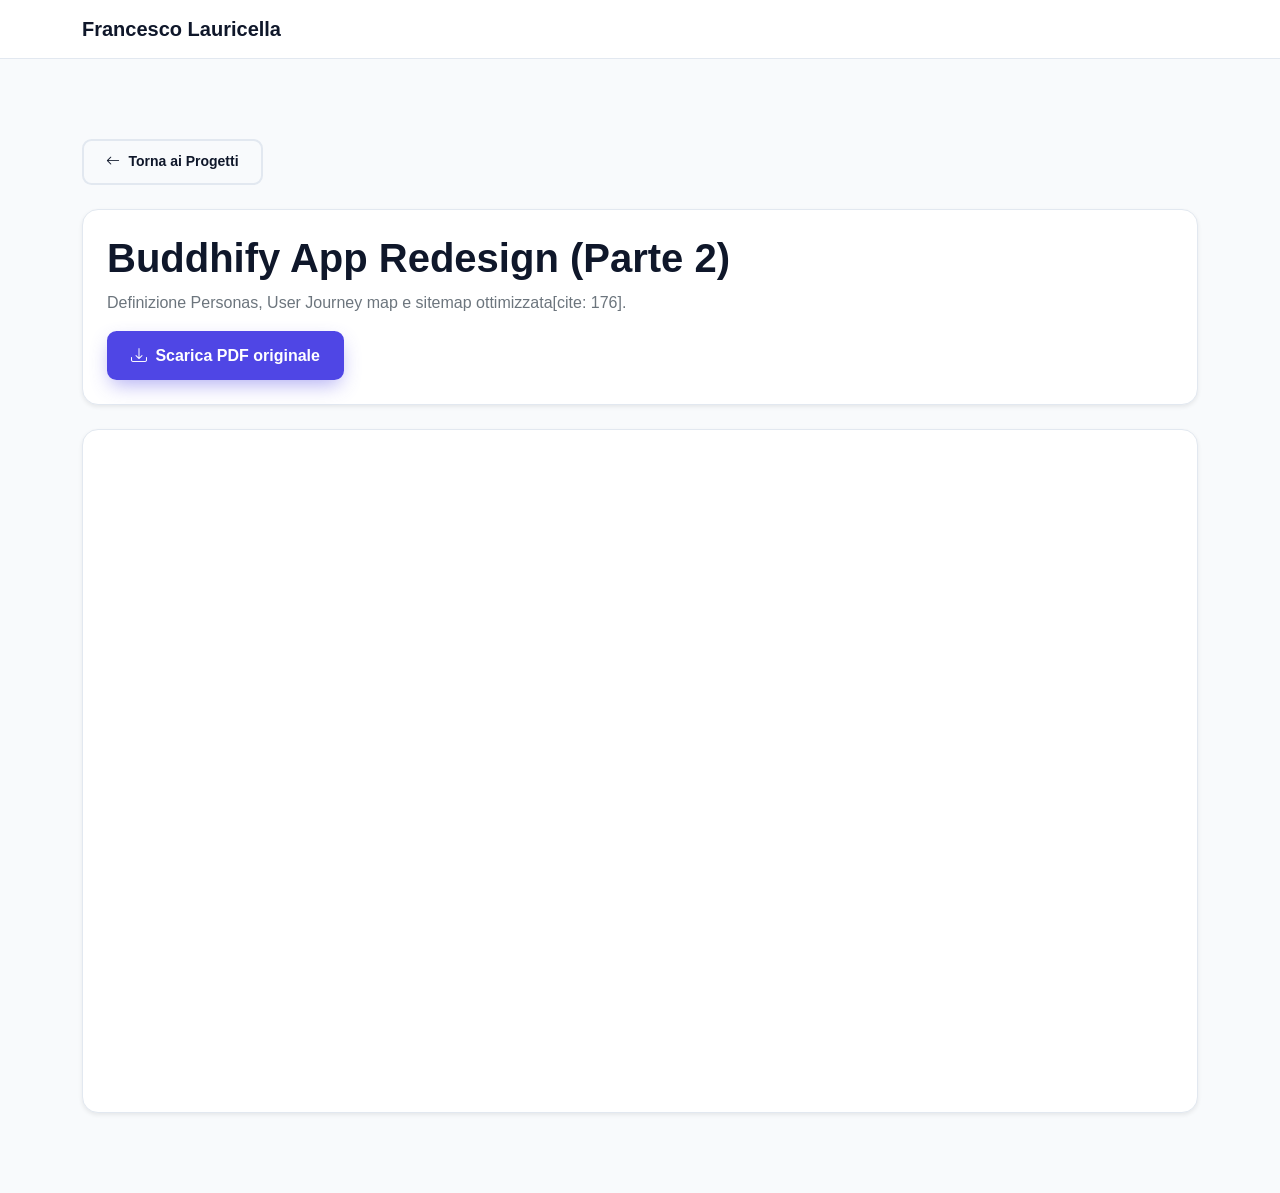
<file: progetto-buddhify2.html>
<!DOCTYPE html>
<html lang="it">
<head>
  <meta charset="UTF-8"><meta name="viewport" content="width=device-width, initial-scale=1.0">
  <title>Buddhify App Redesign (Pt. 2) | Francesco Lauricella</title>
  <link href="https://cdn.jsdelivr.net/npm/bootstrap@5.3.3/dist/css/bootstrap.min.css" rel="stylesheet">
  <link rel="stylesheet" href="https://cdn.jsdelivr.net/npm/bootstrap-icons@1.11.3/font/bootstrap-icons.min.css">
  <link rel="stylesheet" href="assets/css/style.css">
</head>
<body>
  <header class="site-header sticky-top"><nav class="navbar navbar-expand-lg"><div class="container"><a class="navbar-brand fw-bold" href="index.html">Francesco Lauricella</a></div></nav></header>
  <main class="section-padding"><div class="container">
    <div class="mb-4"><a href="index.html#progetti" class="btn btn-outline-custom btn-sm"><i class="bi bi-arrow-left me-2"></i>Torna ai Progetti</a></div>
    <div class="contact-card p-4 rounded-4 shadow-sm mb-4">
      <h1 class="fw-bold mb-2">Buddhify App Redesign (Parte 2)</h1>
      <p class="text-secondary mb-3">Definizione Personas, User Journey map e sitemap ottimizzata[cite: 176].</p>
      <a href="assets/pdf/DISCOVERY2.pdf" target="_blank" class="btn btn-primary-custom"><i class="bi bi-download me-2"></i>Scarica PDF originale</a>
    </div>
    <div class="contact-card p-3 rounded-4 shadow-sm"><div class="ratio ratio-16x9" style="min-height: 650px;"><iframe src="assets/pdf/DISCOVERY2.pdf" class="border-0 rounded-3"></iframe></div></div>
  </div></main>
  <script>if(localStorage.getItem('theme')==='dark')document.body.classList.add('dark-mode');</script>
  <script src="partner.js"></script>
</body>
</html>
</file>
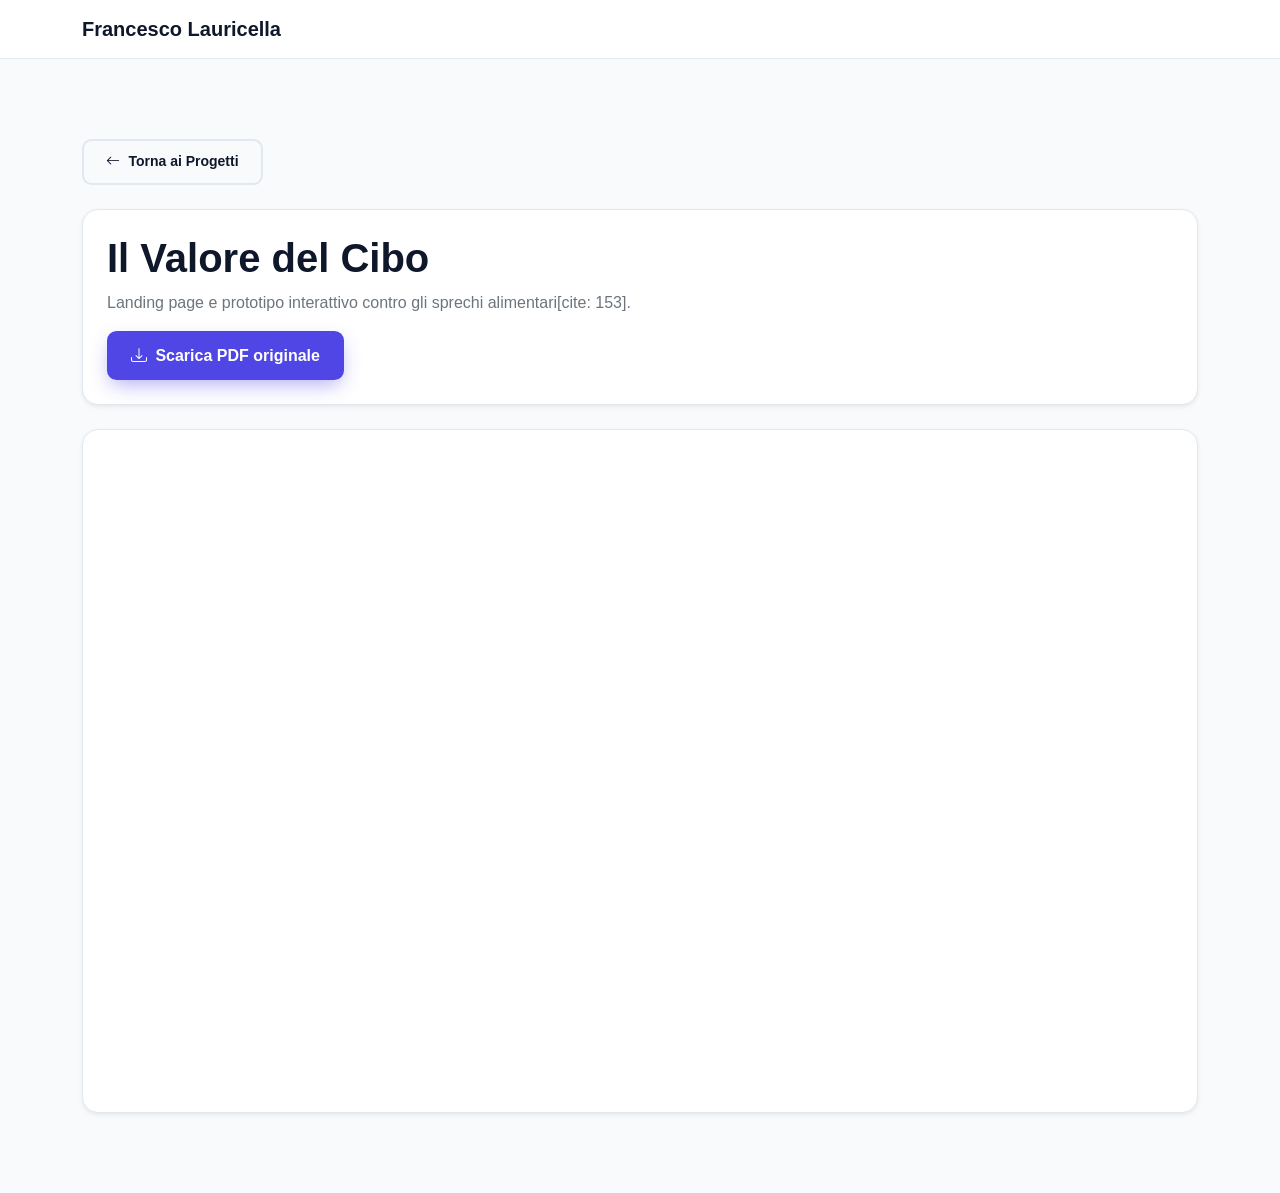
<file: progetto-cibo.html>
<!DOCTYPE html>
<html lang="it">
<head>
  <meta charset="UTF-8"><meta name="viewport" content="width=device-width, initial-scale=1.0">
  <title>Il Valore del Cibo | Francesco Lauricella</title>
  <link href="https://cdn.jsdelivr.net/npm/bootstrap@5.3.3/dist/css/bootstrap.min.css" rel="stylesheet">
  <link rel="stylesheet" href="https://cdn.jsdelivr.net/npm/bootstrap-icons@1.11.3/font/bootstrap-icons.min.css">
  <link rel="stylesheet" href="assets/css/style.css">
</head>
<body>
  <header class="site-header sticky-top"><nav class="navbar navbar-expand-lg"><div class="container"><a class="navbar-brand fw-bold" href="index.html">Francesco Lauricella</a></div></nav></header>
  <main class="section-padding"><div class="container">
    <div class="mb-4"><a href="index.html#progetti" class="btn btn-outline-custom btn-sm"><i class="bi bi-arrow-left me-2"></i>Torna ai Progetti</a></div>
    <div class="contact-card p-4 rounded-4 shadow-sm mb-4">
      <h1 class="fw-bold mb-2">Il Valore del Cibo</h1>
      <p class="text-secondary mb-3">Landing page e prototipo interattivo contro gli sprechi alimentari[cite: 153].</p>
      <a href="assets/pdf/INTRO.pdf" target="_blank" class="btn btn-primary-custom"><i class="bi bi-download me-2"></i>Scarica PDF originale</a>
    </div>
    <div class="contact-card p-3 rounded-4 shadow-sm"><div class="ratio ratio-16x9" style="min-height: 650px;"><iframe src="assets/pdf/INTRO.pdf" class="border-0 rounded-3"></iframe></div></div>
  </div></main>
  <script>if(localStorage.getItem('theme')==='dark')document.body.classList.add('dark-mode');</script>
  <script src="partner.js"></script>
</body>
</html>
</file>
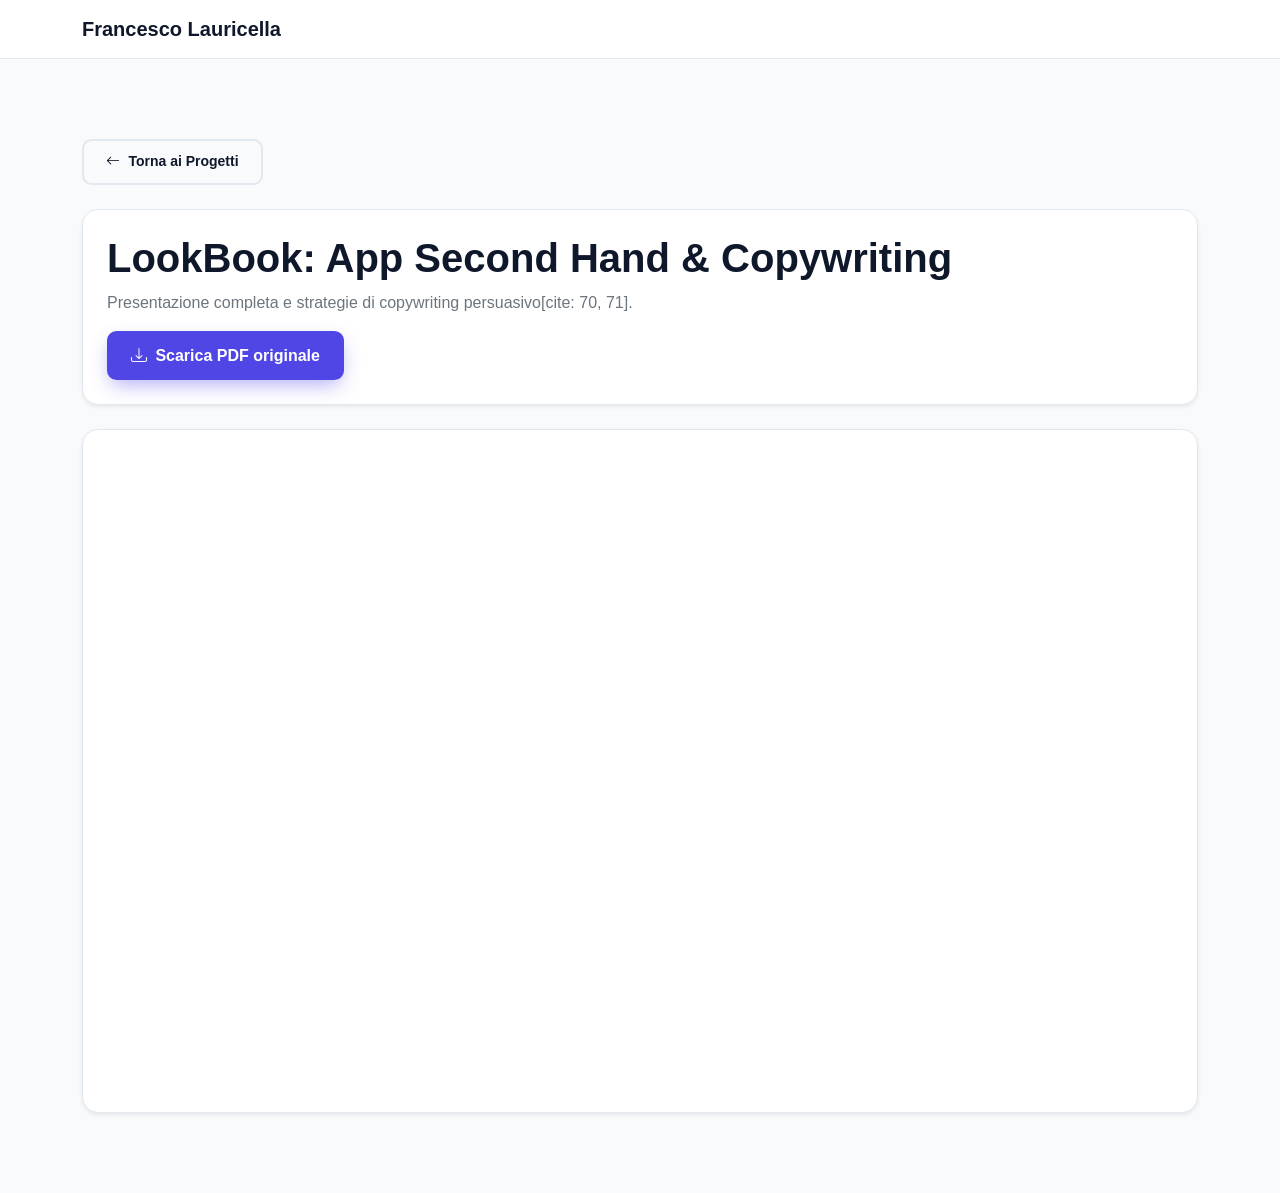
<file: progetto-copywriting.html>
<!DOCTYPE html>
<html lang="it">
<head>
  <meta charset="UTF-8"><meta name="viewport" content="width=device-width, initial-scale=1.0">
  <title>LookBook & Copywriting | Francesco Lauricella</title>
  <link href="https://cdn.jsdelivr.net/npm/bootstrap@5.3.3/dist/css/bootstrap.min.css" rel="stylesheet">
  <link rel="stylesheet" href="https://cdn.jsdelivr.net/npm/bootstrap-icons@1.11.3/font/bootstrap-icons.min.css">
  <link rel="stylesheet" href="assets/css/style.css">
</head>
<body>
  <header class="site-header sticky-top"><nav class="navbar navbar-expand-lg"><div class="container"><a class="navbar-brand fw-bold" href="index.html">Francesco Lauricella</a></div></nav></header>
  <main class="section-padding"><div class="container">
    <div class="mb-4"><a href="index.html#progetti" class="btn btn-outline-custom btn-sm"><i class="bi bi-arrow-left me-2"></i>Torna ai Progetti</a></div>
    <div class="contact-card p-4 rounded-4 shadow-sm mb-4">
      <h1 class="fw-bold mb-2">LookBook: App Second Hand & Copywriting</h1>
      <p class="text-secondary mb-3">Presentazione completa e strategie di copywriting persuasivo[cite: 70, 71].</p>
      <a href="assets/pdf/COPYWRITING.pdf" target="_blank" class="btn btn-primary-custom"><i class="bi bi-download me-2"></i>Scarica PDF originale</a>
    </div>
    <div class="contact-card p-3 rounded-4 shadow-sm"><div class="ratio ratio-16x9" style="min-height: 650px;"><iframe src="assets/pdf/COPYWRITING.pdf" class="border-0 rounded-3"></iframe></div></div>
  </div></main>
  <script>if(localStorage.getItem('theme')==='dark')document.body.classList.add('dark-mode');</script>
  <script src="partner.js"></script>
</body>
</html>
</file>
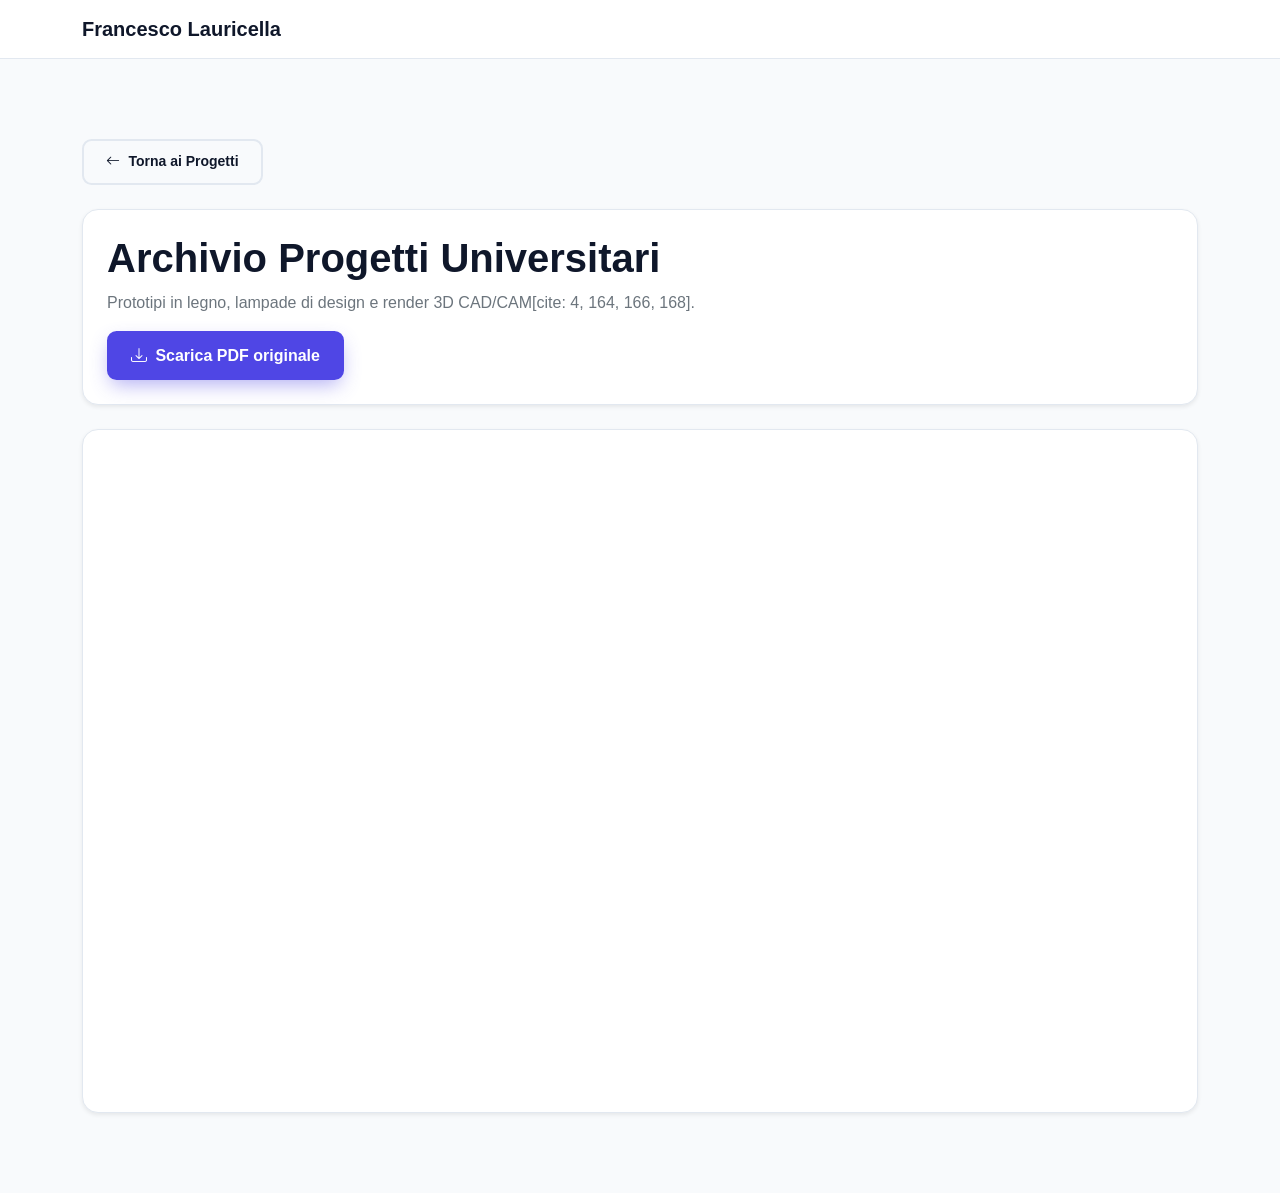
<file: progetto-design.html>
<!DOCTYPE html>
<html lang="it">
<head>
  <meta charset="UTF-8"><meta name="viewport" content="width=device-width, initial-scale=1.0">
  <title>Archivio Progetti Universitari | Francesco Lauricella</title>
  <link href="https://cdn.jsdelivr.net/npm/bootstrap@5.3.3/dist/css/bootstrap.min.css" rel="stylesheet">
  <link rel="stylesheet" href="https://cdn.jsdelivr.net/npm/bootstrap-icons@1.11.3/font/bootstrap-icons.min.css">
  <link rel="stylesheet" href="assets/css/style.css">
</head>
<body>
  <header class="site-header sticky-top"><nav class="navbar navbar-expand-lg"><div class="container"><a class="navbar-brand fw-bold" href="index.html">Francesco Lauricella</a></div></nav></header>
  <main class="section-padding"><div class="container">
    <div class="mb-4"><a href="index.html#progetti" class="btn btn-outline-custom btn-sm"><i class="bi bi-arrow-left me-2"></i>Torna ai Progetti</a></div>
    <div class="contact-card p-4 rounded-4 shadow-sm mb-4">
      <h1 class="fw-bold mb-2">Archivio Progetti Universitari</h1>
      <p class="text-secondary mb-3">Prototipi in legno, lampade di design e render 3D CAD/CAM[cite: 4, 164, 166, 168].</p>
      <a href="assets/pdf/DESIGN.pdf" target="_blank" class="btn btn-primary-custom"><i class="bi bi-download me-2"></i>Scarica PDF originale</a>
    </div>
    <div class="contact-card p-3 rounded-4 shadow-sm"><div class="ratio ratio-16x9" style="min-height: 650px;"><iframe src="assets/pdf/DESIGN.pdf" class="border-0 rounded-3"></iframe></div></div>
  </div></main>
  <script>if(localStorage.getItem('theme')==='dark')document.body.classList.add('dark-mode');</script>
  <script src="partner.js"></script>
</body>
</html>
</file>
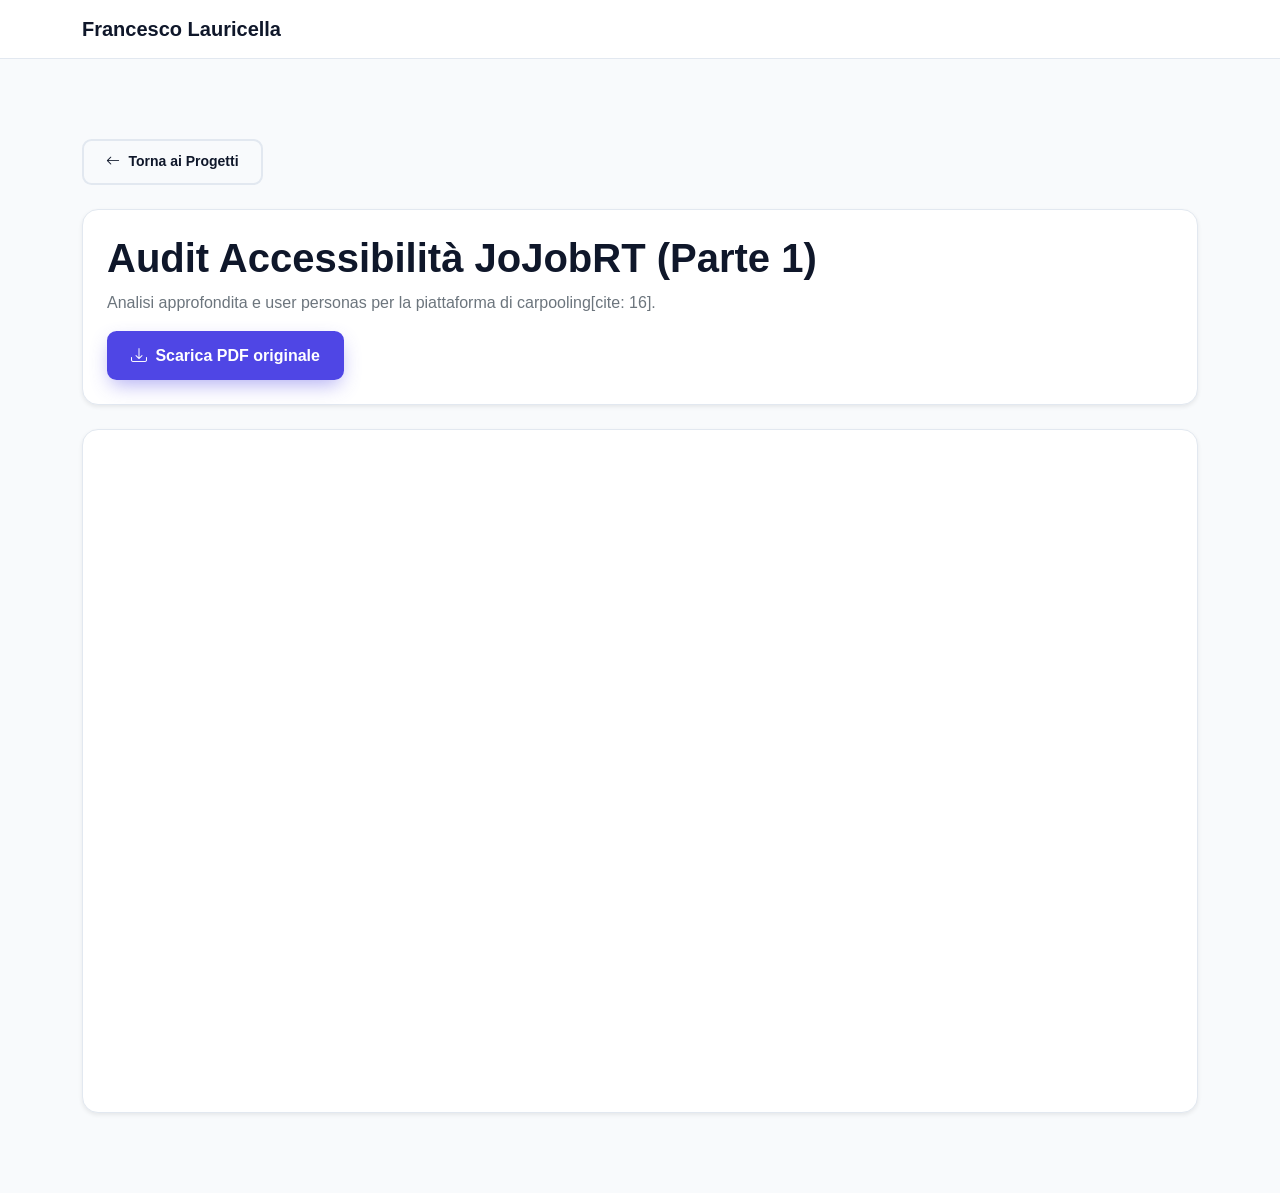
<file: progetto-jojob1.html>
<!DOCTYPE html>
<html lang="it">
<head>
  <meta charset="UTF-8"><meta name="viewport" content="width=device-width, initial-scale=1.0">
  <title>Audit Accessibilità JoJobRT (Pt. 1) | Francesco Lauricella</title>
  <link href="https://cdn.jsdelivr.net/npm/bootstrap@5.3.3/dist/css/bootstrap.min.css" rel="stylesheet">
  <link rel="stylesheet" href="https://cdn.jsdelivr.net/npm/bootstrap-icons@1.11.3/font/bootstrap-icons.min.css">
  <link rel="stylesheet" href="assets/css/style.css">
</head>
<body>
  <header class="site-header sticky-top"><nav class="navbar navbar-expand-lg"><div class="container"><a class="navbar-brand fw-bold" href="index.html">Francesco Lauricella</a></div></nav></header>
  <main class="section-padding"><div class="container">
    <div class="mb-4"><a href="index.html#progetti" class="btn btn-outline-custom btn-sm"><i class="bi bi-arrow-left me-2"></i>Torna ai Progetti</a></div>
    <div class="contact-card p-4 rounded-4 shadow-sm mb-4">
      <h1 class="fw-bold mb-2">Audit Accessibilità JoJobRT (Parte 1)</h1>
      <p class="text-secondary mb-3">Analisi approfondita e user personas per la piattaforma di carpooling[cite: 16].</p>
      <a href="assets/pdf/ACCESSIBILITA1.pdf" target="_blank" class="btn btn-primary-custom"><i class="bi bi-download me-2"></i>Scarica PDF originale</a>
    </div>
    <div class="contact-card p-3 rounded-4 shadow-sm"><div class="ratio ratio-16x9" style="min-height: 650px;"><iframe src="assets/pdf/ACCESSIBILITA1.pdf" class="border-0 rounded-3"></iframe></div></div>
  </div></main>
  <script>if(localStorage.getItem('theme')==='dark')document.body.classList.add('dark-mode');</script>
  <script src="partner.js"></script>
</body>
</html>
</file>
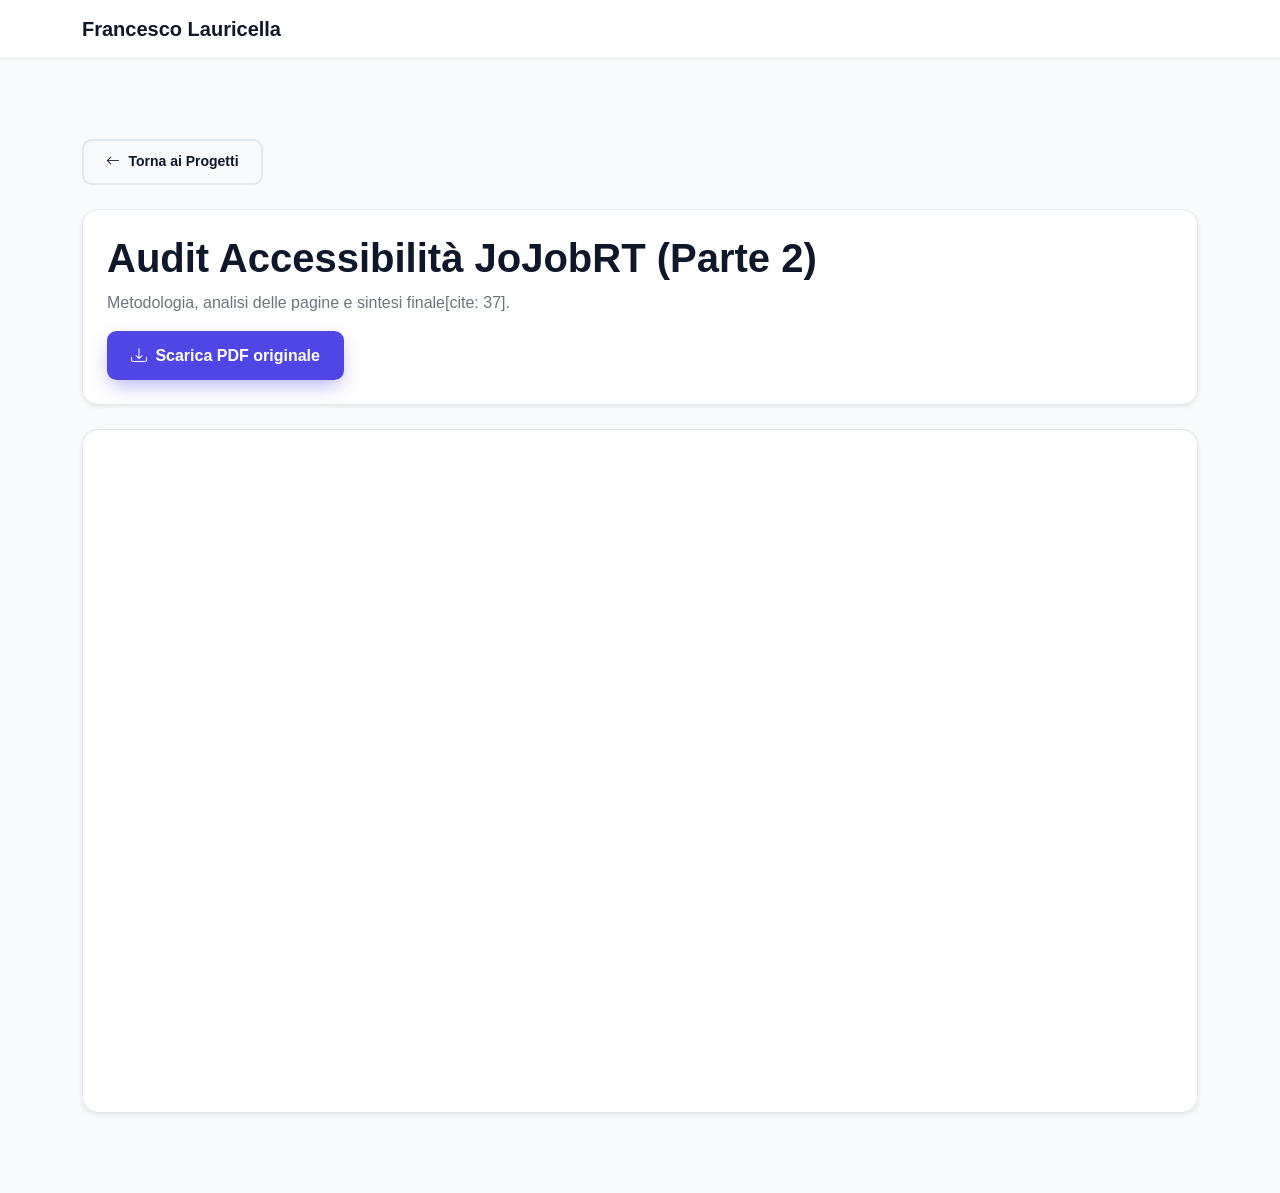
<file: progetto-jojob2.html>
<!DOCTYPE html>
<html lang="it">
<head>
  <meta charset="UTF-8"><meta name="viewport" content="width=device-width, initial-scale=1.0">
  <title>Audit Accessibilità JoJobRT (Pt. 2) | Francesco Lauricella</title>
  <link href="https://cdn.jsdelivr.net/npm/bootstrap@5.3.3/dist/css/bootstrap.min.css" rel="stylesheet">
  <link rel="stylesheet" href="https://cdn.jsdelivr.net/npm/bootstrap-icons@1.11.3/font/bootstrap-icons.min.css">
  <link rel="stylesheet" href="assets/css/style.css">
</head>
<body>
  <header class="site-header sticky-top"><nav class="navbar navbar-expand-lg"><div class="container"><a class="navbar-brand fw-bold" href="index.html">Francesco Lauricella</a></div></nav></header>
  <main class="section-padding"><div class="container">
    <div class="mb-4"><a href="index.html#progetti" class="btn btn-outline-custom btn-sm"><i class="bi bi-arrow-left me-2"></i>Torna ai Progetti</a></div>
    <div class="contact-card p-4 rounded-4 shadow-sm mb-4">
      <h1 class="fw-bold mb-2">Audit Accessibilità JoJobRT (Parte 2)</h1>
      <p class="text-secondary mb-3">Metodologia, analisi delle pagine e sintesi finale[cite: 37].</p>
      <a href="assets/pdf/ACCESSIBILITA2.pdf" target="_blank" class="btn btn-primary-custom"><i class="bi bi-download me-2"></i>Scarica PDF originale</a>
    </div>
    <div class="contact-card p-3 rounded-4 shadow-sm"><div class="ratio ratio-16x9" style="min-height: 650px;"><iframe src="assets/pdf/ACCESSIBILITA2.pdf" class="border-0 rounded-3"></iframe></div></div>
  </div></main>
  <script>if(localStorage.getItem('theme')==='dark')document.body.classList.add('dark-mode');</script>
  <script src="partner.js"></script>
</body>
</html>
</file>
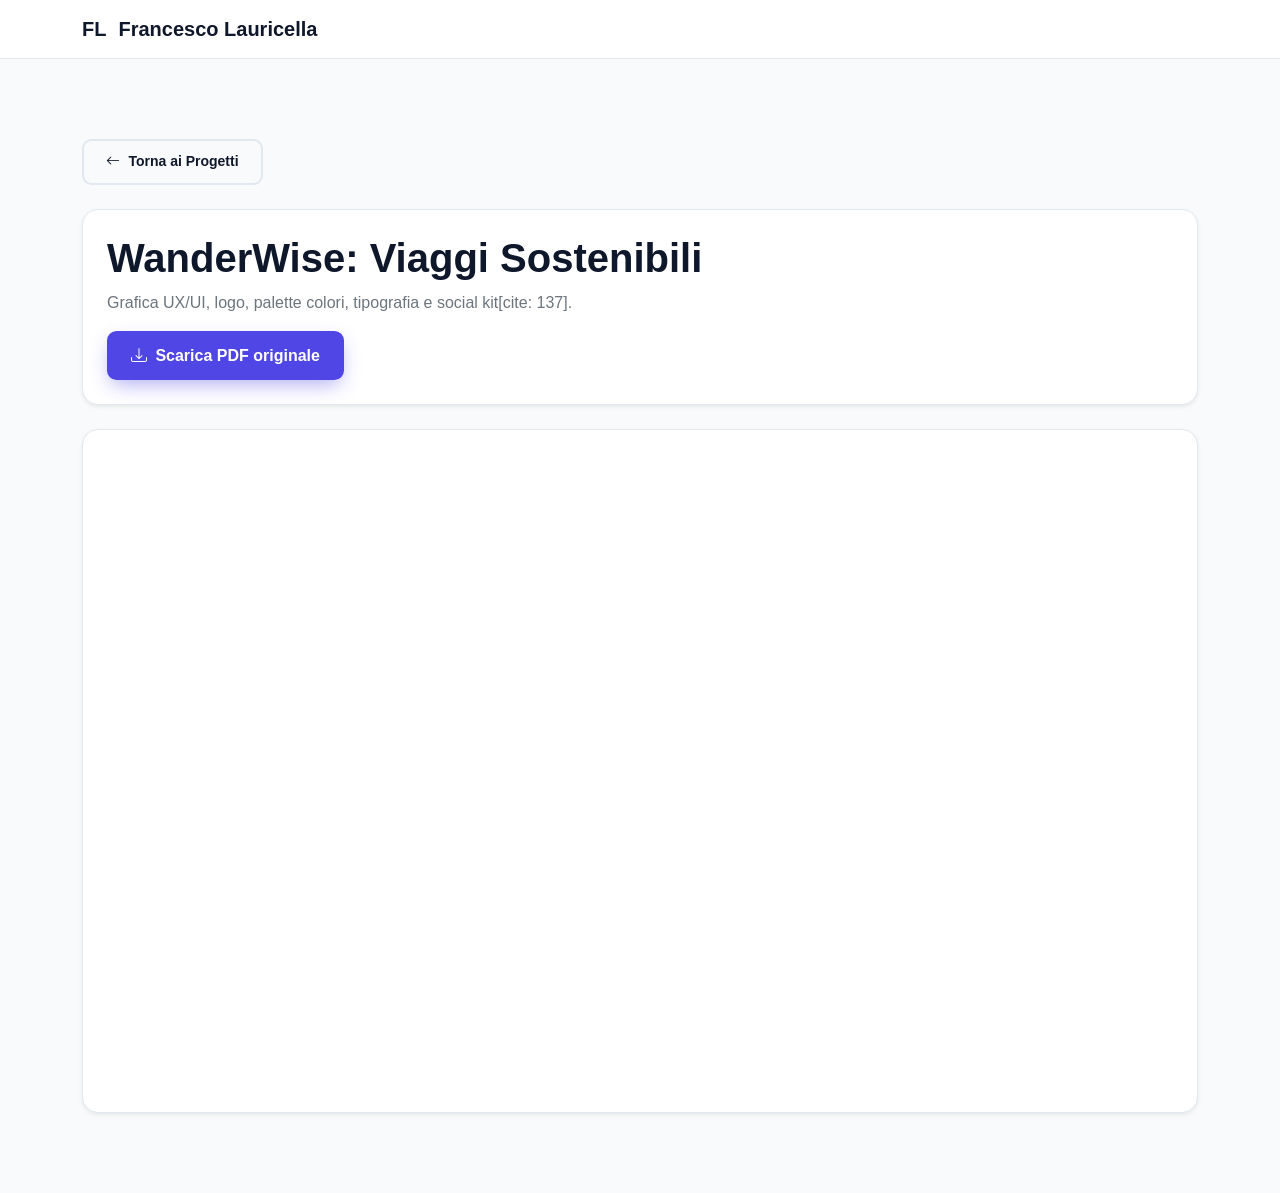
<file: progetto-wanderwise.html>
<!DOCTYPE html>
<html lang="it">
<head>
  <meta charset="UTF-8">
  <meta name="viewport" content="width=device-width, initial-scale=1.0">
  <title>WanderWise | Francesco Lauricella</title>
  <link href="https://cdn.jsdelivr.net/npm/bootstrap@5.3.3/dist/css/bootstrap.min.css" rel="stylesheet">
  <link rel="stylesheet" href="https://cdn.jsdelivr.net/npm/bootstrap-icons@1.11.3/font/bootstrap-icons.min.css">
  <link rel="stylesheet" href="assets/css/style.css">
</head>
<body>
  
  <header class="site-header sticky-top">
    <nav class="navbar navbar-expand-lg">
      <div class="container">
        <a class="navbar-brand fw-bold" href="index.html">
          <span class="brand-badge">FL</span> Francesco Lauricella
        </a>
      </div>
    </nav>
  </header>

  <main class="section-padding">
    <div class="container">
      <div class="mb-4">
        <a href="index.html#progetti" class="btn btn-outline-custom btn-sm">
          <i class="bi bi-arrow-left me-2"></i>Torna ai Progetti
        </a>
      </div>

      <div class="contact-card p-4 rounded-4 shadow-sm mb-4">
        <h1 class="fw-bold mb-2">WanderWise: Viaggi Sostenibili</h1>
        <p class="text-secondary mb-3">Grafica UX/UI, logo, palette colori, tipografia e social kit[cite: 137].</p>
        <a href="assets/pdf/GRAFICA.pdf" target="_blank" class="btn btn-primary-custom">
          <i class="bi bi-download me-2"></i>Scarica PDF originale
        </a>
      </div>

      <div class="contact-card p-3 rounded-4 shadow-sm">
        <div class="ratio ratio-16x9" style="min-height: 650px;">
          <iframe src="assets/pdf/GRAFICA.pdf" class="border-0 rounded-3"></iframe>
        </div>
      </div>
    </div>
  </main>

  <script>
    if (localStorage.getItem('theme') === 'dark') {
      document.body.classList.add('dark-mode');
    }
  </script>
  <script src="partner.js"></script>
</body>
</html>
</file>
<file: assets/css/style.css>
/* ==========================================
   1. GLOBALI & RESET
   ================================---------- */
body {
  font-family: 'Inter', sans-serif;
  color: #1e293b;
  background-color: #f8fafc;
  line-height: 1.6;
  transition: background-color 0.3s ease, color 0.3s ease;
  overflow-x: hidden;
  scroll-behavior: smooth;
}

h1, h2, h3, h4, h5, h6 {
  font-family: 'Plus Jakarta Sans', sans-serif;
  color: #0f172a;
}

a:focus-visible {
  outline: 3px solid #4f46e5;
  outline-offset: 3px;
}

.section-padding {
  padding: 5rem 0;
}

.text-primary-accent {
  color: #4f46e5;
}

.text-gradient {
  background: linear-gradient(135deg, #4f46e5, #06b6d4);
  -webkit-background-clip: text;
  -webkit-text-fill-color: transparent;
}

.skip-link {
  position: absolute;
  top: 10px;
  left: 10px;
  z-index: 2000;
  background: #4f46e5;
  color: #fff;
  padding: 0.5rem 1rem;
  border-radius: 0.5rem;
  text-decoration: none;
}

/* ==========================================
   2. NAVBAR STICKY & LOGO FL
   ================================---------- */
.site-header {
  position: sticky;
  top: 0;
  z-index: 1030;
  background-color: rgba(255, 255, 255, 0.9);
  backdrop-filter: blur(12px);
  border-bottom: 1px solid #e2e8f0;
}

.site-header .navbar-brand {
  font-family: 'Plus Jakarta Sans', sans-serif;
  color: #0f172a;
  display: flex;
  align-items: center;
  gap: 0.75rem;
}

.navbar-brand .brand-logo {
  height: 38px;
  width: auto;
  object-fit: contain;
  transition: filter 0.3s ease;
}

.site-header .nav-link {
  color: #475569;
  font-weight: 500;
  transition: all 0.25s ease-in-out;
}

.site-header .nav-link:hover,
.site-header .nav-link.active {
  color: #4f46e5;
}

/* ==========================================
   3. BOTTONI & SWITCH TEMA MANUALE
   ================================---------- */
.badge-pill {
  display: inline-block;
  background-color: rgba(79, 70, 229, 0.1);
  color: #4f46e5;
  font-weight: 600;
  font-size: 0.85rem;
  padding: 0.35rem 0.85rem;
  border-radius: 50rem;
}

.status-badge {
  display: inline-flex;
  align-items: center;
  gap: 0.5rem;
  background-color: rgba(16, 185, 129, 0.1);
  color: #059669;
  font-weight: 600;
  font-size: 0.85rem;
  padding: 0.4rem 1rem;
  border-radius: 50rem;
}

.status-badge .status-dot {
  width: 8px;
  height: 8px;
  background-color: #10b981;
  border-radius: 50%;
  box-shadow: 0 0 0 4px rgba(16, 185, 129, 0.25);
}

.btn-primary-custom {
  background-color: #4f46e5;
  color: #ffffff;
  font-weight: 600;
  padding: 0.65rem 1.4rem;
  border-radius: 0.6rem;
  border: 2px solid #4f46e5;
  box-shadow: 0 8px 20px -4px rgba(79, 70, 229, 0.45);
  transition: all 0.25s ease-in-out;
}

.btn-primary-custom:hover {
  background-color: #4338ca;
  border-color: #4338ca;
  color: #ffffff;
  transform: translateY(-2px);
  box-shadow: 0 12px 25px -4px rgba(79, 70, 229, 0.65);
}

.btn-outline-custom {
  background-color: transparent;
  color: #0f172a;
  font-weight: 600;
  padding: 0.65rem 1.4rem;
  border-radius: 0.6rem;
  border: 2px solid #e2e8f0;
  transition: all 0.25s ease-in-out;
}

.btn-outline-custom:hover {
  border-color: #4f46e5;
  color: #4f46e5;
}

.theme-switch {
  cursor: pointer;
  width: 42px;
  height: 42px;
  border-radius: 50%;
  background-color: #f1f5f9;
  border: 1px solid #e2e8f0;
  display: inline-flex;
  align-items: center;
  justify-content: center;
  position: relative;
  transition: all 0.25s ease-in-out;
}

.theme-switch:hover {
  border-color: #4f46e5;
  transform: rotate(12deg);
}

.theme-switch i {
  font-size: 1.1rem;
  transition: transform 0.35s ease, opacity 0.25s ease;
  position: absolute;
}

.theme-switch .icon-sun { color: #f59e0b; opacity: 1; transform: scale(1); }
.theme-switch .icon-moon { color: #0f172a; opacity: 0; transform: scale(0.5); }

/* ==========================================
   4. HERO, ABOUT, PROGETTI & GALLERY
   ================================---------- */
.hero-section {
  padding: 6rem 0;
  position: relative;
  background: radial-gradient(circle at 15% 20%, rgba(79, 70, 229, 0.08) 0%, transparent 40%),
              radial-gradient(circle at 85% 80%, rgba(6, 182, 212, 0.1) 0%, transparent 40%);
}

.hero-section .hero-flex {
  display: flex;
  flex-direction: column;
  align-items: center;
  gap: 3rem;
}

@media (min-width: 992px) {
  .hero-section .hero-flex {
    flex-direction: row;
    justify-content: space-between;
  }
}

.hero-section .hero-content { 
  flex: 1 1 52%; 
}

.hero-section .hero-visual { 
  flex: 1 1 44%; 
  width: 100%; 
}

.profile-frame-art {
  position: relative;
  width: 330px;
  height: 330px;
  max-width: 100%;
  aspect-ratio: 1 / 1;
  margin: 0 auto;
  border-radius: 2.2rem;
  overflow: hidden;
  box-shadow: 0 20px 45px -12px rgba(15, 23, 42, 0.35);
  border: 3px solid rgba(79, 70, 229, 0.3);
  transition: transform 0.4s ease, box-shadow 0.4s ease;
}

.profile-frame-art:hover {
  transform: translateY(-5px);
  box-shadow: 0 25px 50px -12px rgba(79, 70, 229, 0.5);
  border-color: #4f46e5;
}

.profile-img-custom {
  width: 100%;
  height: 100%;
  display: block;
  object-fit: cover;
  object-position: center top;
  filter: contrast(1.05);
}

.visual-card, .project-card, .cv-header, .cv-box, .cv-section, .contact-card, .about-card, .gallery-item {
  background-color: #ffffff;
  border: 1px solid #e2e8f0;
  border-radius: 1rem;
  box-shadow: 0 4px 20px rgba(15, 23, 42, 0.04);
  transition: all 0.25s ease-in-out;
}

.gallery-item img {
  transition: transform 0.5s ease;
}

.gallery-item:hover img {
  transform: scale(1.05);
}

.projects-grid {
  display: grid;
  grid-template-columns: 1fr;
  gap: 2rem;
}

@media (min-width: 768px) {
  .projects-grid { grid-template-columns: repeat(2, 1fr); }
}

@media (min-width: 992px) {
  .bento-layout { grid-template-columns: repeat(2, 1fr); }
  .bento-layout .project-card--featured {
    grid-column: span 2;
    display: grid;
    grid-template-columns: 1.2fr 1fr;
    align-items: center;
    gap: 2rem;
  }
  .bento-layout .project-card--featured .project-card__image-wrapper {
    height: 100%;
    min-height: 280px;
    margin-bottom: 0;
  }
}

.project-card {
  padding: 1.75rem;
  display: flex;
  flex-direction: column;
  overflow: hidden;
}

.project-card:hover {
  transform: translateY(-6px);
  border-color: #4f46e5;
}

.project-card:hover .project-card__image-wrapper img {
  transform: scale(1.06);
}

.project-card__image-wrapper {
  width: 100%;
  height: 220px;
  border-radius: 0.75rem;
  overflow: hidden;
  margin-bottom: 1.25rem;
  background-color: #e2e8f0;
}

.project-card__image-wrapper img {
  width: 100%;
  height: 100%;
  object-fit: cover;
  transition: transform 0.5s cubic-bezier(0.25, 1, 0.5, 1);
}

.project-card__body {
  display: flex;
  flex-direction: column;
  flex-grow: 1;
}

.project-card__tags {
  display: flex;
  gap: 0.5rem;
  margin-bottom: 0.5rem;
}

.project-card__tags span {
  font-size: 0.75rem;
  font-weight: 600;
  text-transform: uppercase;
  color: #4f46e5;
  background-color: rgba(79, 70, 229, 0.08);
  padding: 0.2rem 0.6rem;
  border-radius: 0.35rem;
}

.project-card .project-link {
  margin-top: auto;
  padding-top: 1rem;
  color: #4f46e5;
  font-weight: 600;
  text-decoration: none;
  display: inline-flex;
  align-items: center;
  gap: 0.4rem;
  transition: all 0.25s ease-in-out;
}

.project-card .project-link:hover { gap: 0.7rem; }

/* ==========================================
   5. FOOTER
   ================================---------- */
.site-footer {
  background-color: #ffffff;
  border-top: 1px solid #e2e8f0;
  padding: 2rem 0;
  color: #475569;
}

.site-footer .social-links a {
  color: #475569;
  font-size: 1.25rem;
  transition: all 0.25s ease-in-out;
}

.site-footer .social-links a:hover { color: #4f46e5; }

/* ==========================================
   6. STILI DARK MODE MANUALE (body.dark-mode)
   ================================---------- */
body.dark-mode {
  background-color: #0b0f19;
  color: #f8fafc;
}

body.dark-mode .theme-switch {
  background-color: #1e293b;
  border-color: #334155;
}

body.dark-mode h1,
body.dark-mode h2,
body.dark-mode h3,
body.dark-mode h4,
body.dark-mode h5,
body.dark-mode h6 {
  color: #f8fafc;
}

body.dark-mode .text-secondary { color: #94a3b8 !important; }
body.dark-mode .text-primary-accent,
body.dark-mode .project-link { color: #818cf8; }

body.dark-mode .site-header {
  background-color: rgba(11, 15, 25, 0.85);
  border-bottom-color: #334155;
}

body.dark-mode .site-header .navbar-brand { color: #f8fafc; }
body.dark-mode .navbar-brand .brand-logo {
  filter: invert(1) brightness(1.2);
}

body.dark-mode .site-header .nav-link { color: #94a3b8; }
body.dark-mode .site-header .nav-link:hover,
body.dark-mode .site-header .nav-link.active { color: #818cf8; }
body.dark-mode .site-header .navbar-toggler { border-color: #334155; filter: invert(1); }

body.dark-mode .bg-light-subtle { background-color: rgba(17, 24, 39, 0.6) !important; }

body.dark-mode .visual-card,
body.dark-mode .project-card,
body.dark-mode .cv-header,
body.dark-mode .cv-box,
body.dark-mode .cv-section,
body.dark-mode .contact-card,
body.dark-mode .about-card,
body.dark-mode .gallery-item {
  background-color: #111827 !important;
  border-color: #334155 !important;
  color: #f8fafc !important;
  box-shadow: 0 10px 30px rgba(0, 0, 0, 0.35);
}

body.dark-mode .badge-pill,
body.dark-mode .timeline-item .timeline-date,
body.dark-mode .project-card__tags span {
  background-color: rgba(129, 140, 248, 0.15);
  color: #818cf8;
}

body.dark-mode .badge.bg-light {
  background-color: #1e293b !important;
  border-color: #334155 !important;
  color: #f8fafc !important;
}

body.dark-mode .btn-outline-custom {
  color: #f8fafc;
  border-color: #334155;
}

body.dark-mode .btn-outline-custom:hover {
  border-color: #818cf8;
  color: #818cf8;
}

body.dark-mode .border-bottom { border-color: #334155 !important; }
body.dark-mode .border-top { border-color: #334155 !important; }

body.dark-mode .form-control,
body.dark-mode .form-label {
  color: #f8fafc !important;
}

body.dark-mode .form-control {
  background-color: #1f2937 !important;
  border-color: #334155 !important;
}

/* Fix visibilità placeholder in Dark Mode */
body.dark-mode .form-control::placeholder {
  color: #94a3b8 !important;
  opacity: 1;
}

body.dark-mode .form-control:focus {
  background-color: #1f2937 !important;
  color: #f8fafc !important;
  border-color: #818cf8 !important;
  box-shadow: 0 0 0 0.25rem rgba(129, 140, 248, 0.25);
}

body.dark-mode .site-footer {
  background-color: #111827;
  border-top-color: #334155;
  color: #94a3b8;
}

body.dark-mode .site-footer .social-links a { color: #94a3b8; }
body.dark-mode .site-footer .social-links a:hover { color: #818cf8; }
</file>
